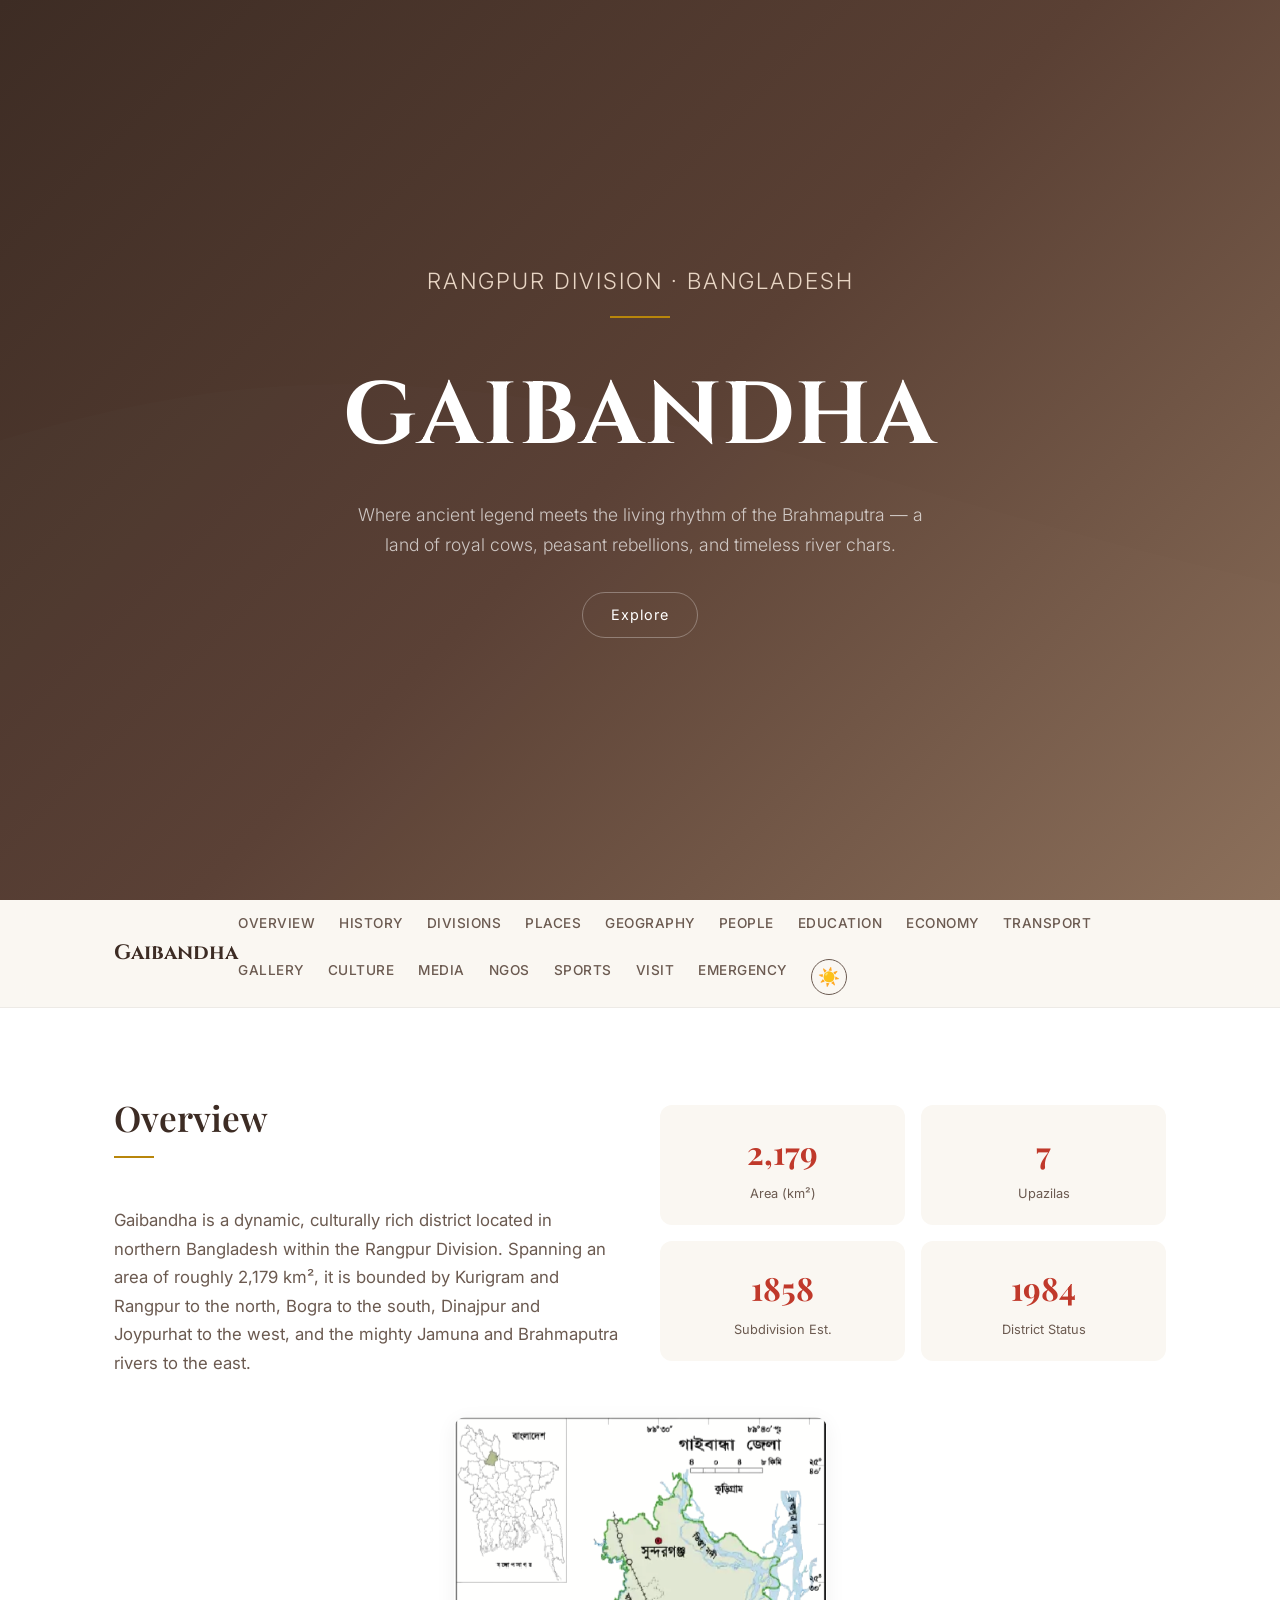
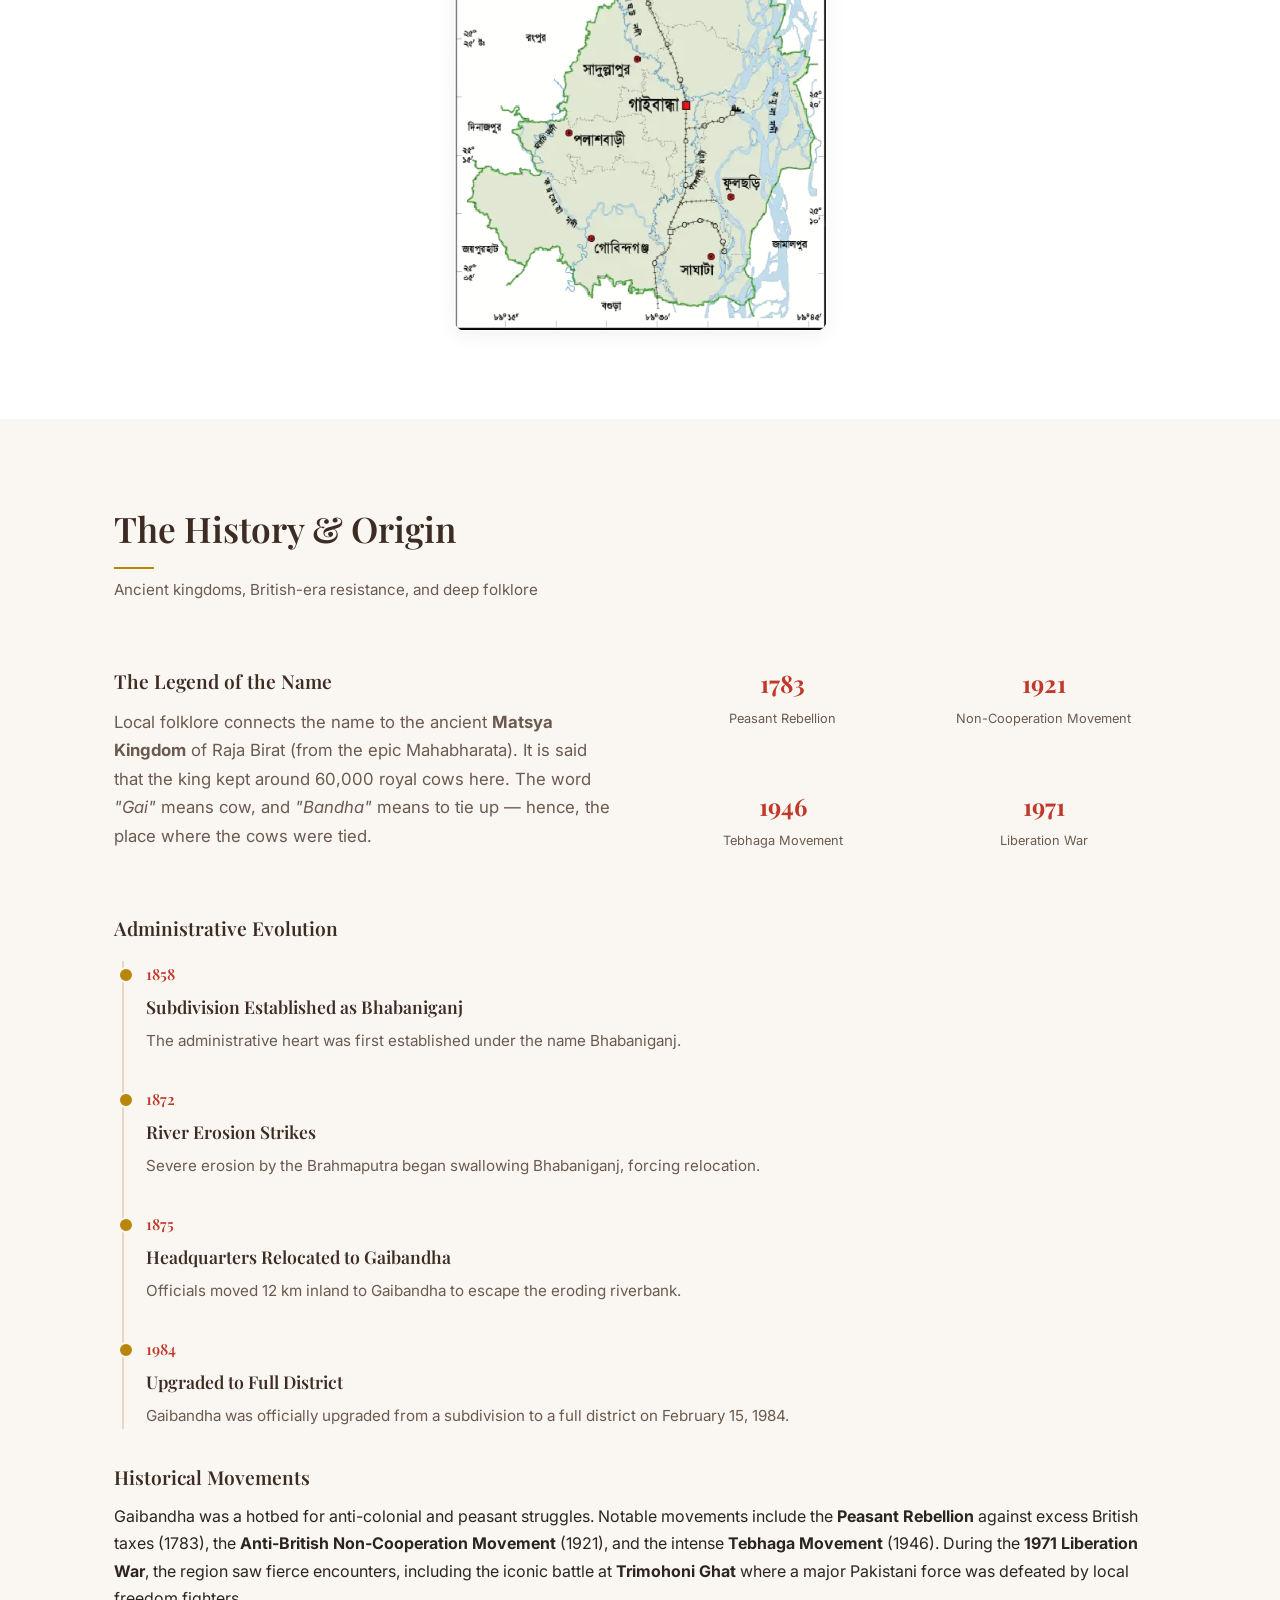
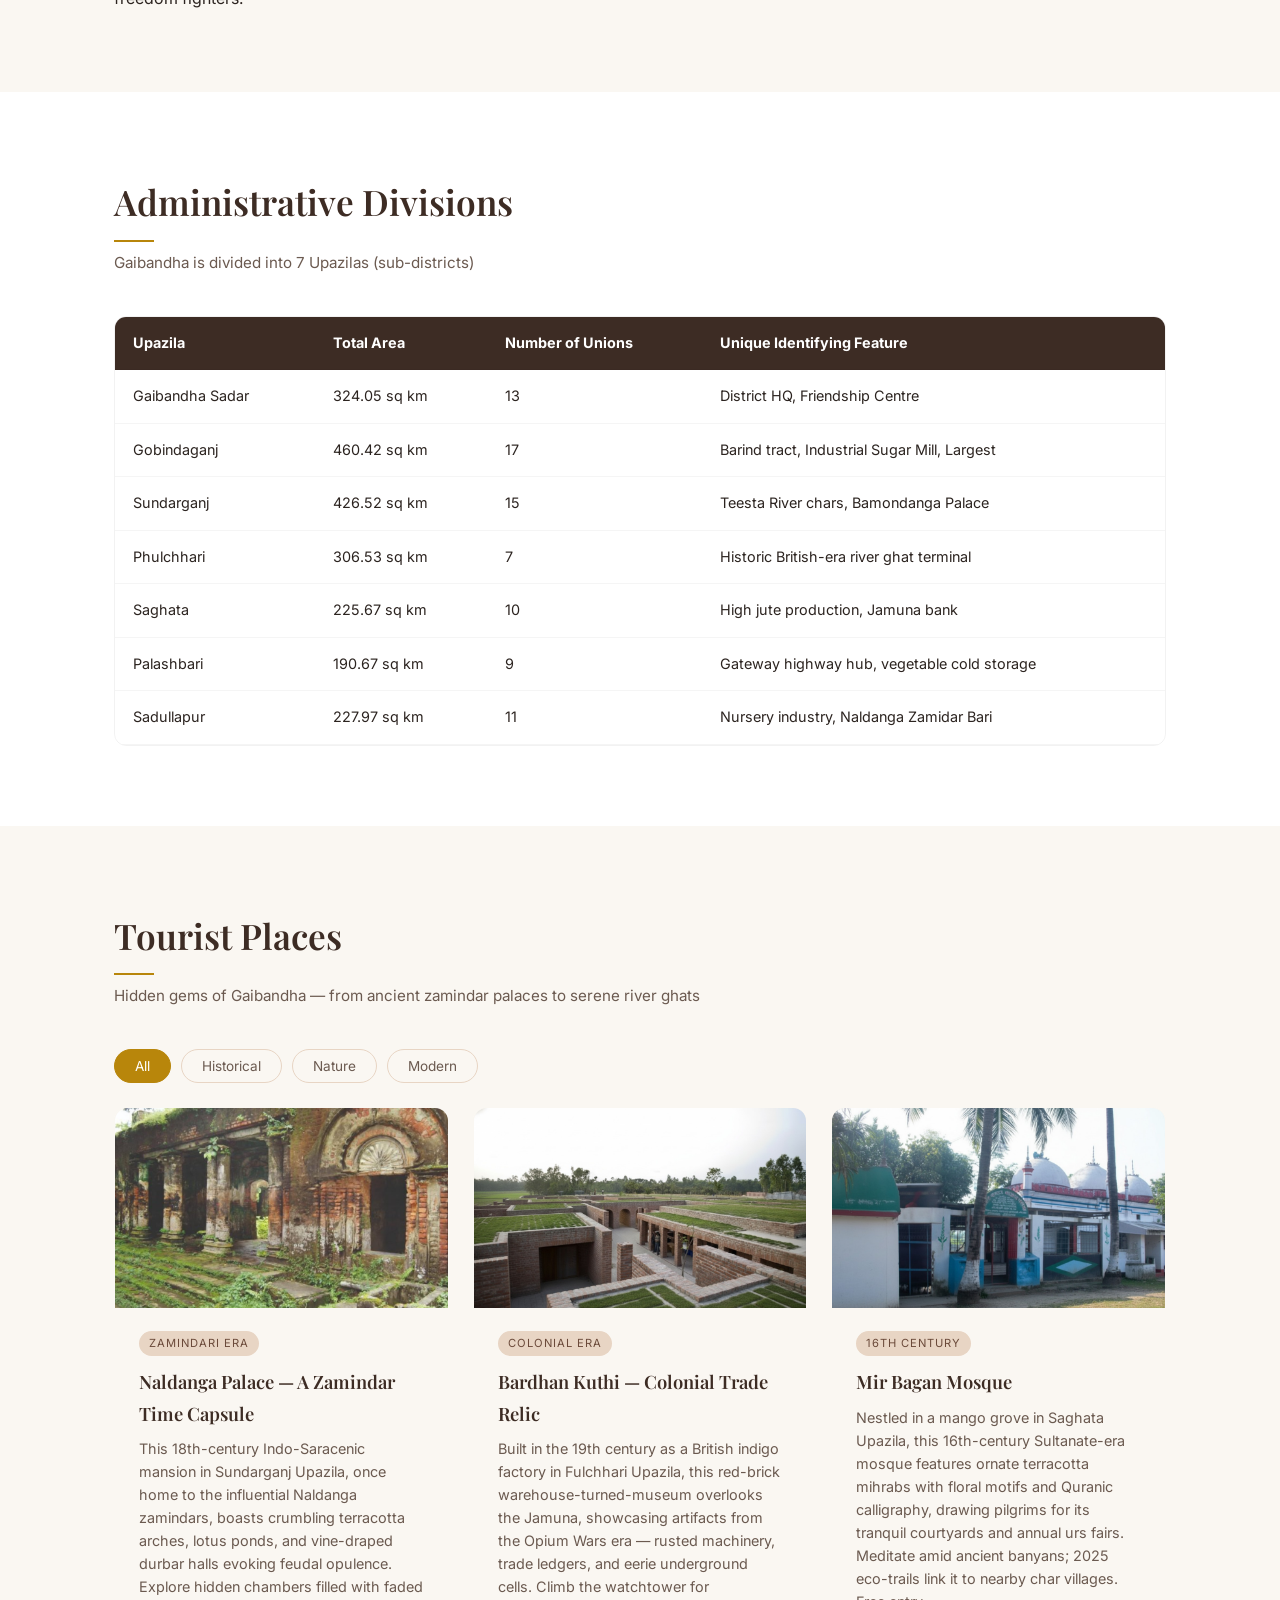
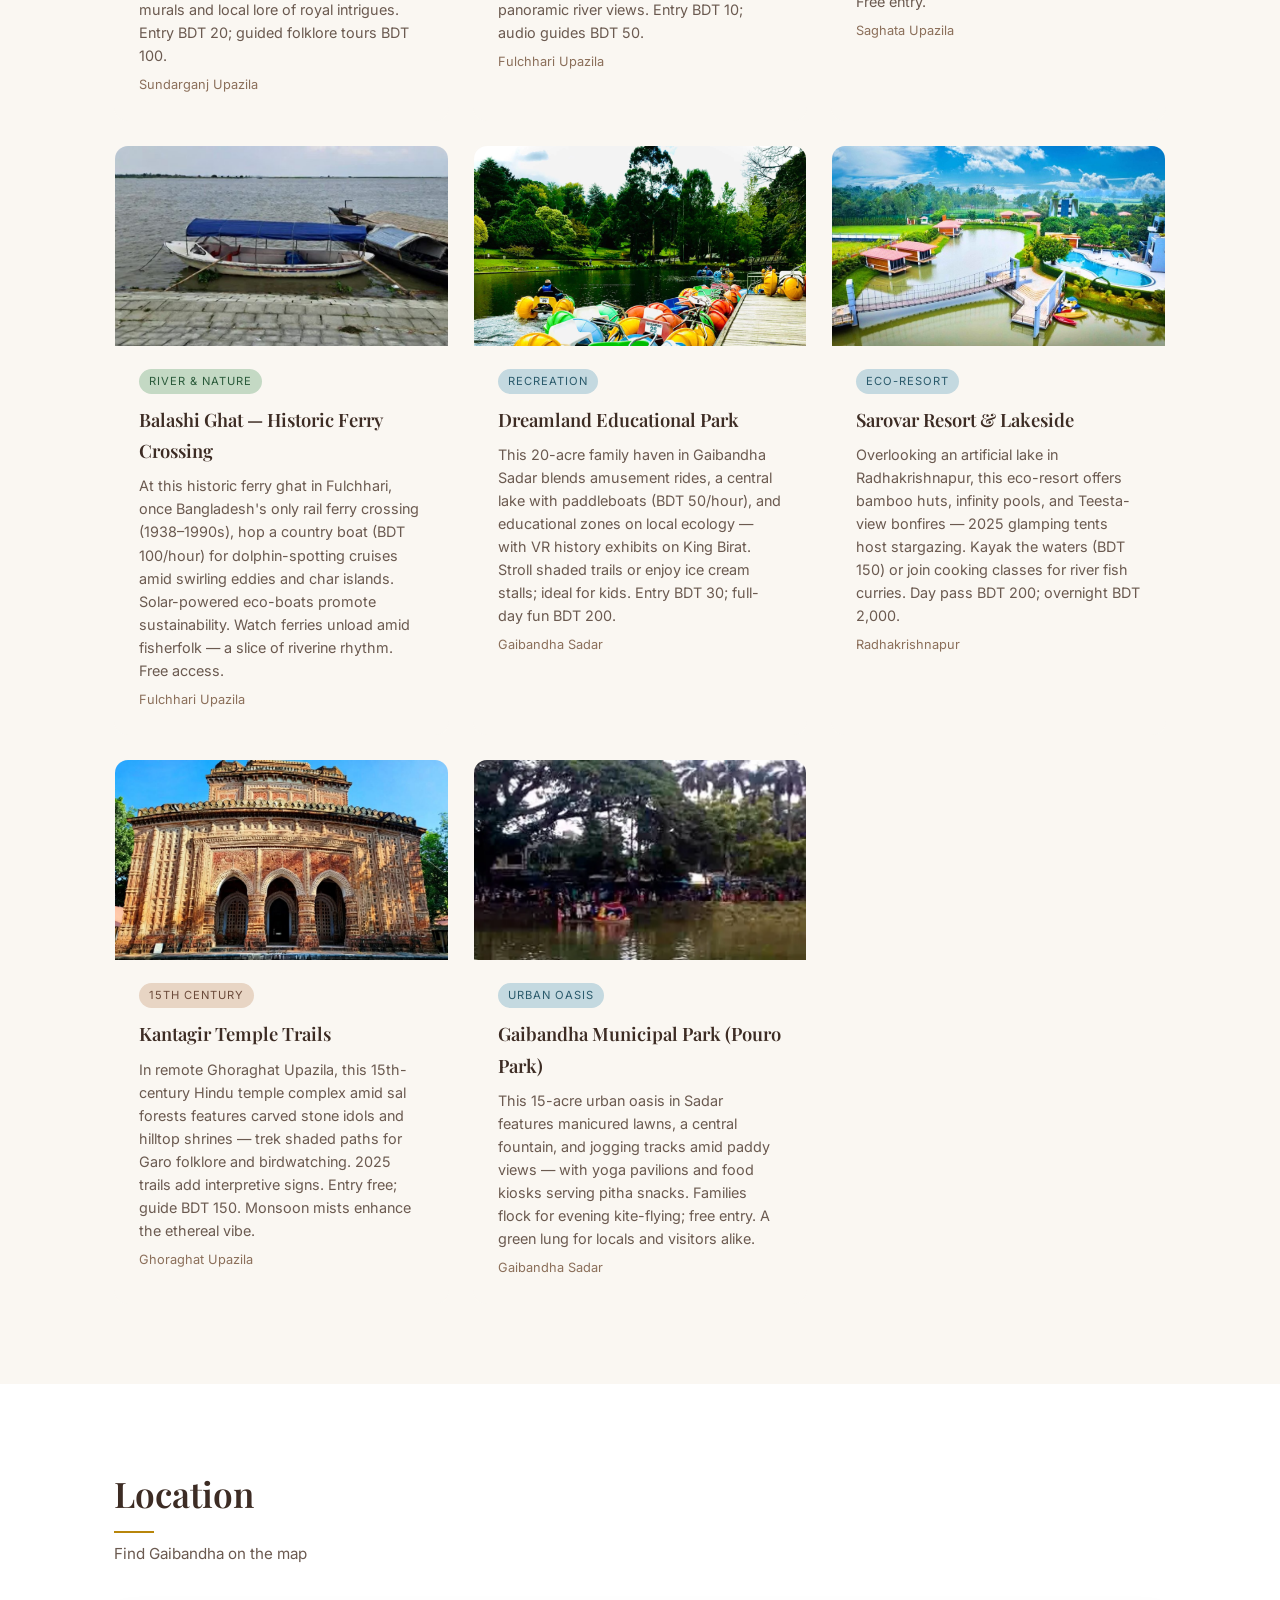
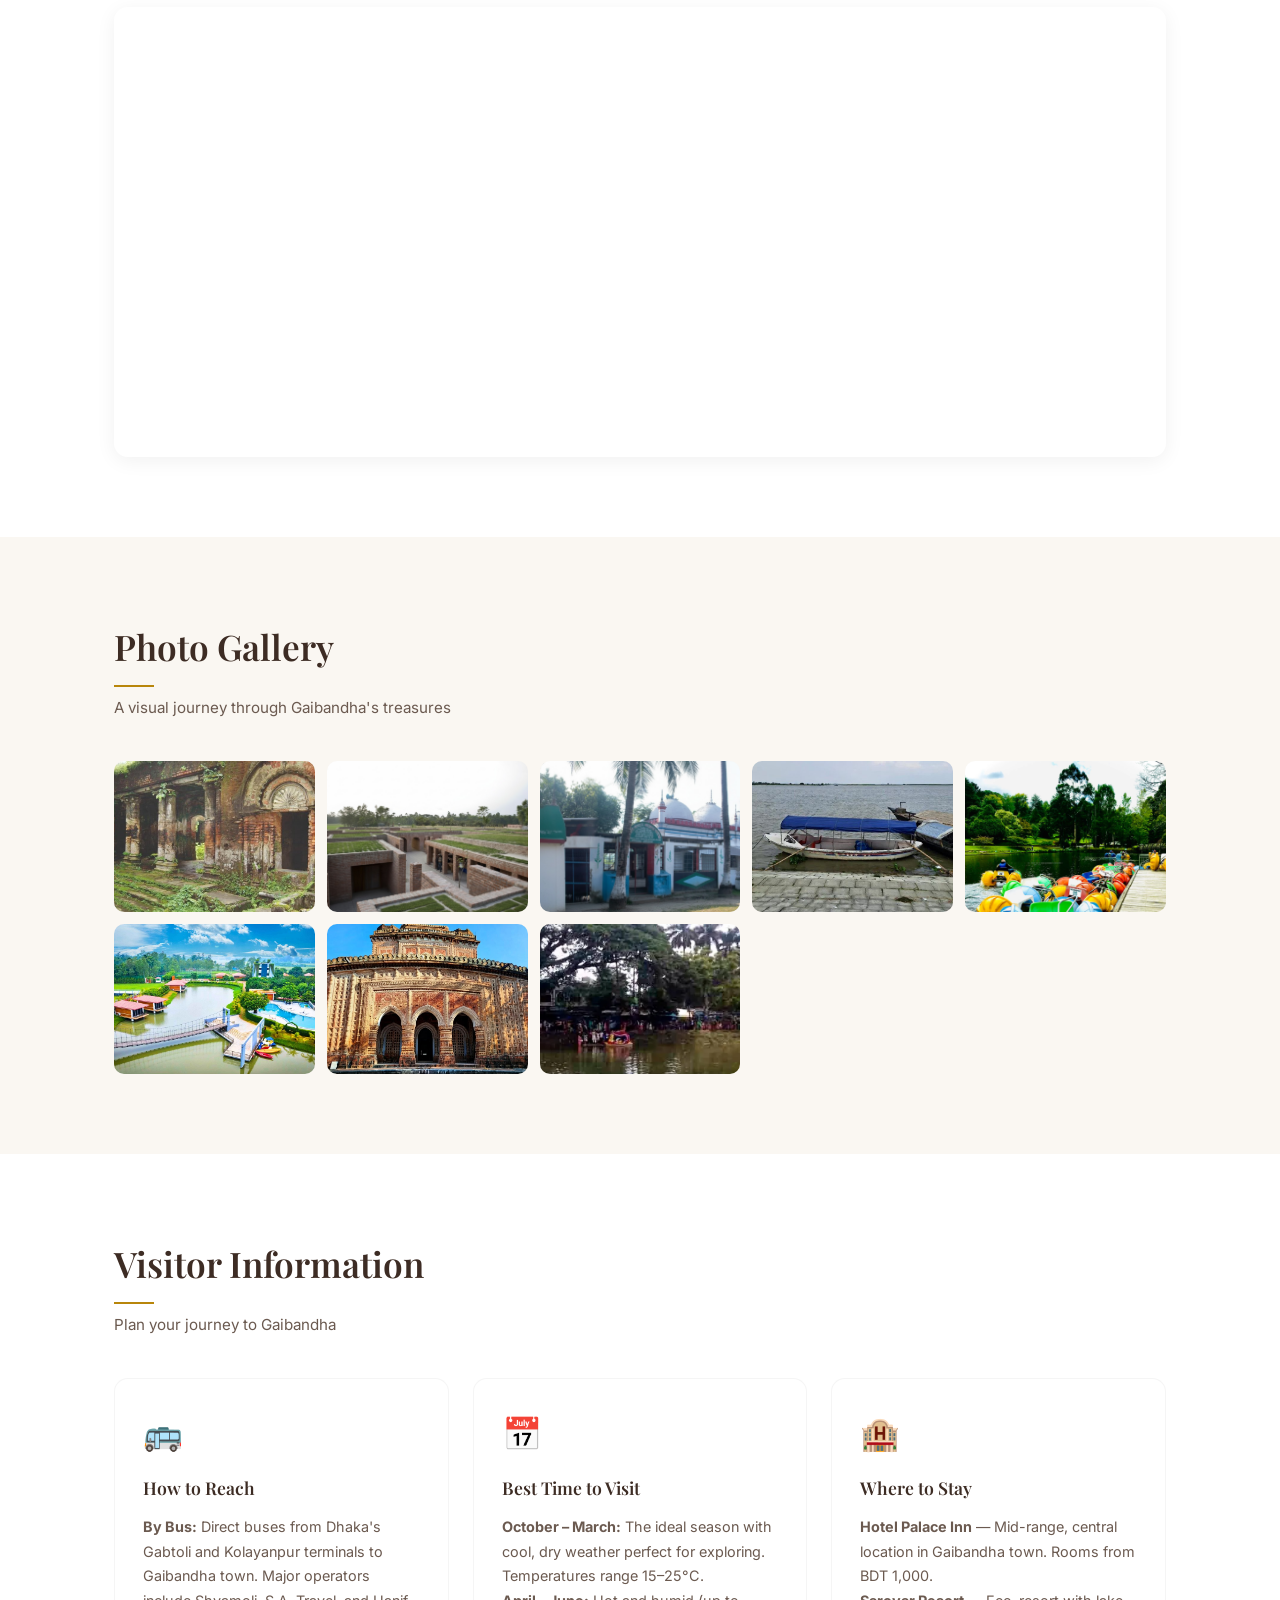
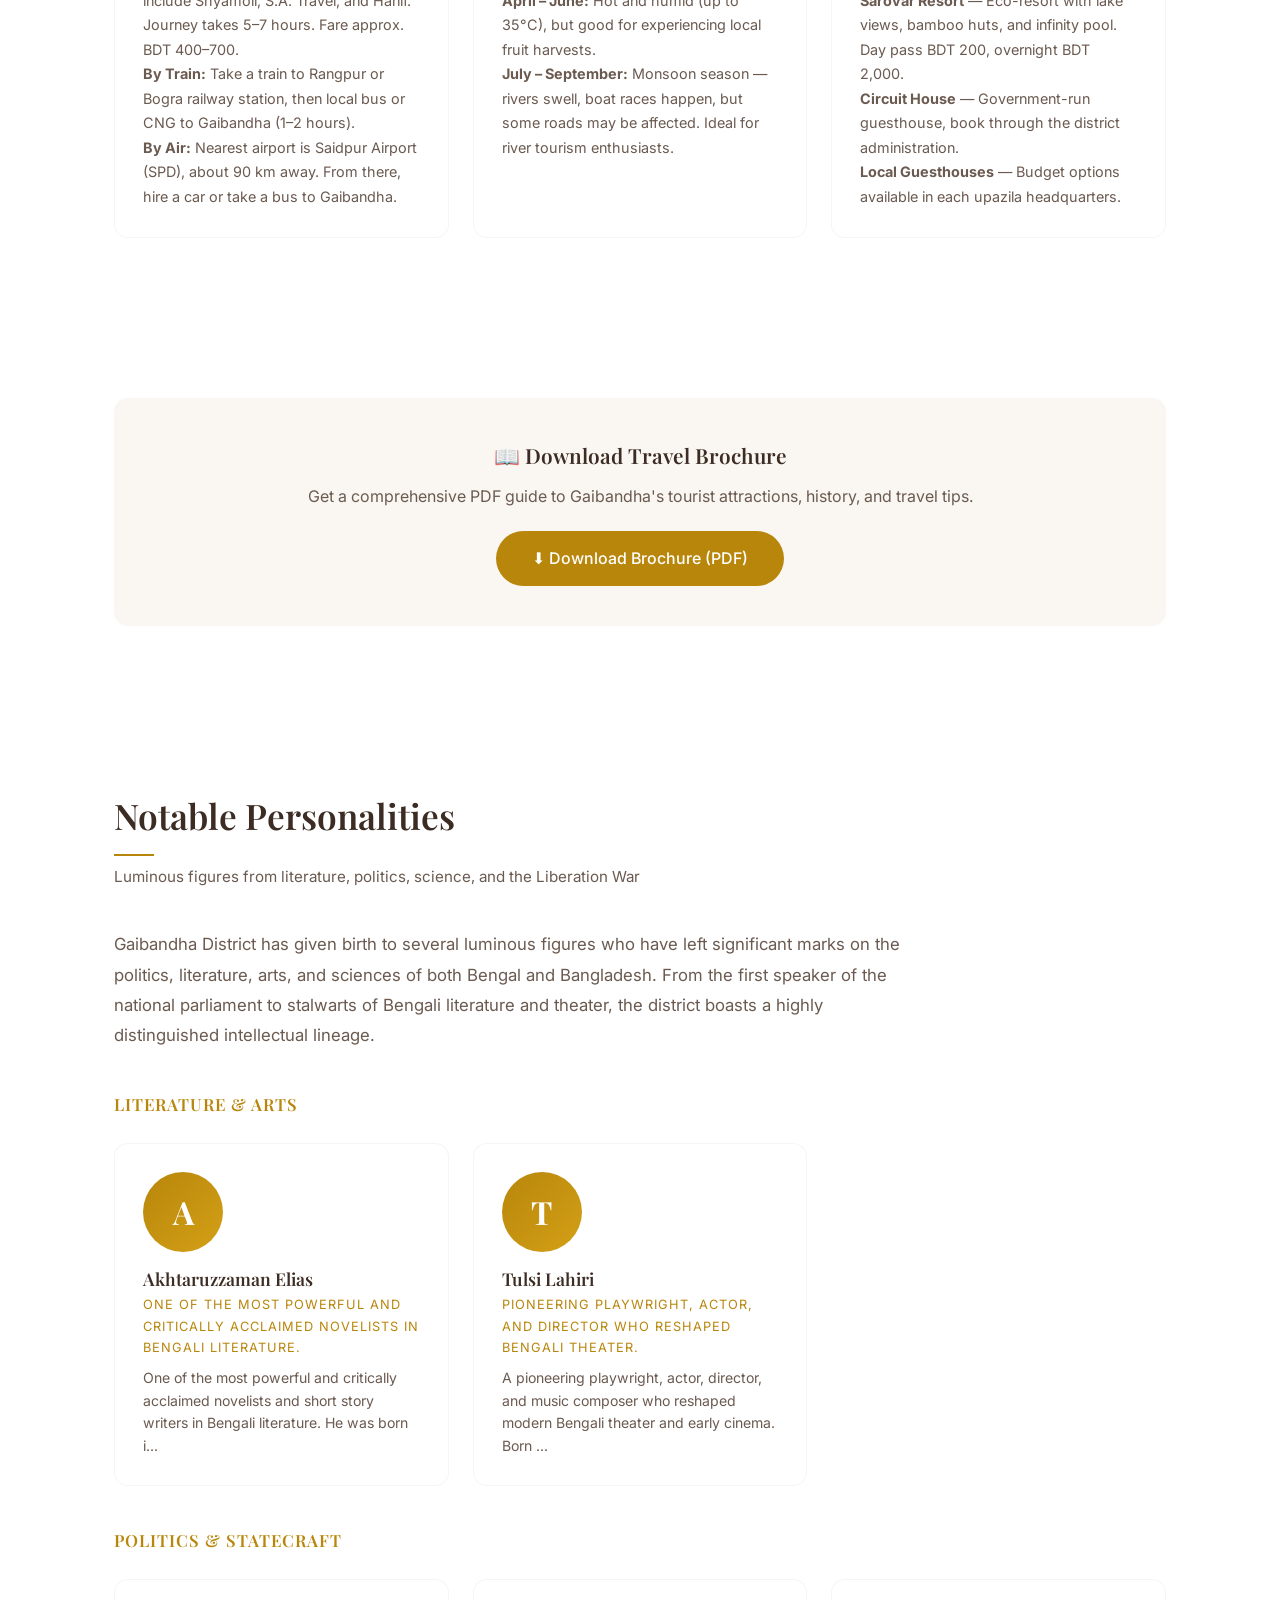
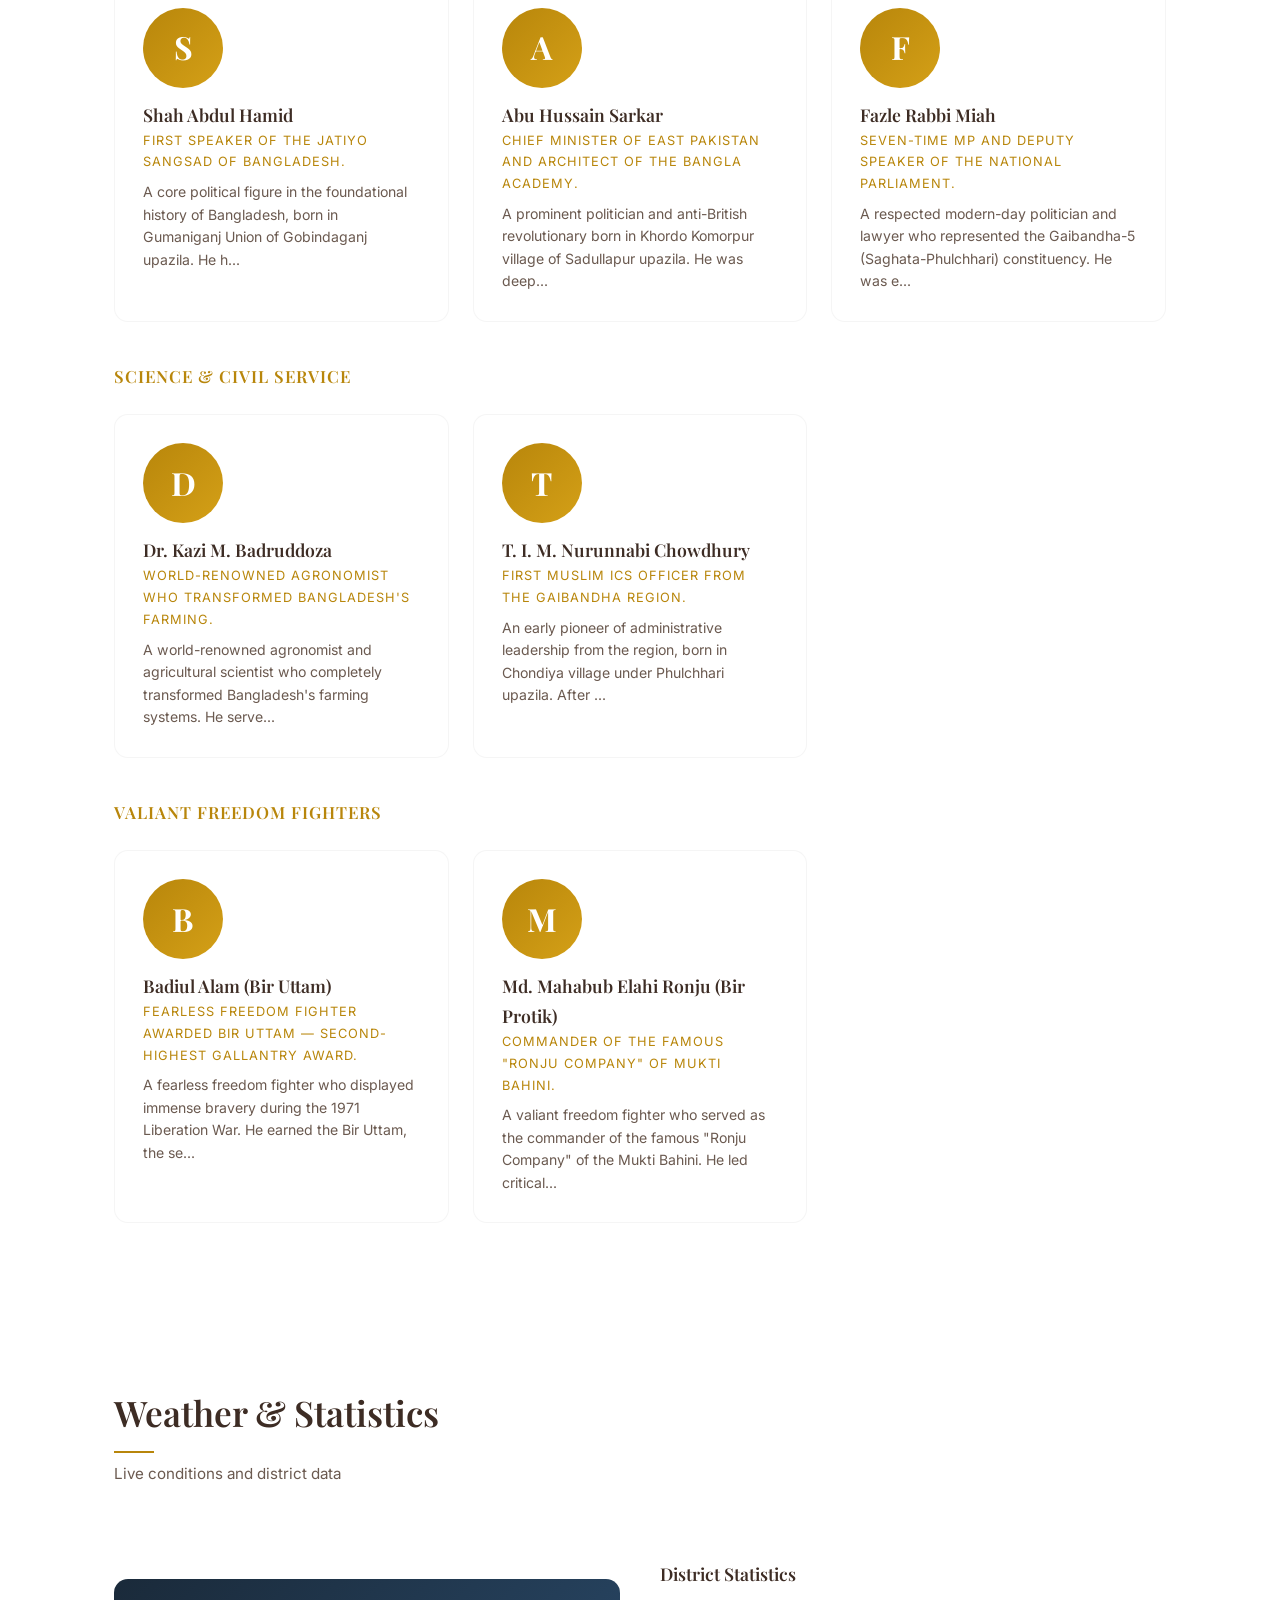
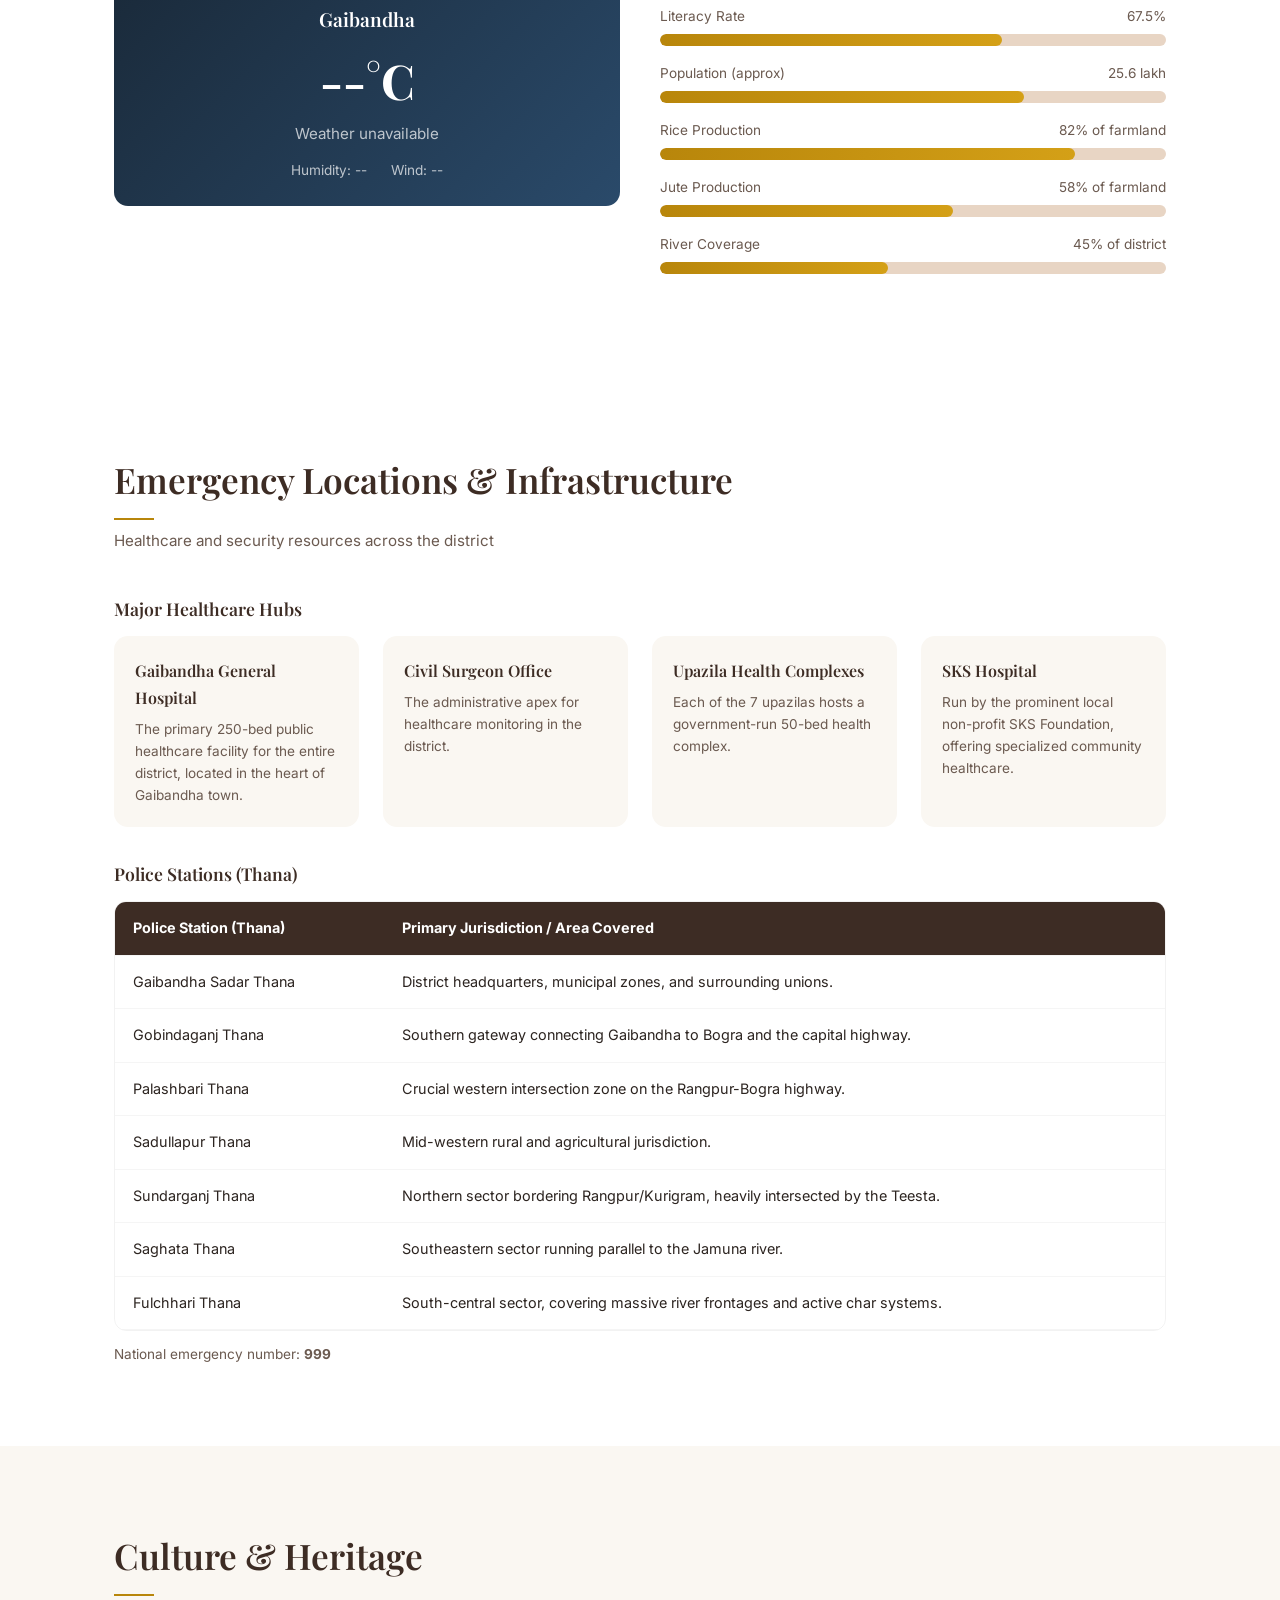
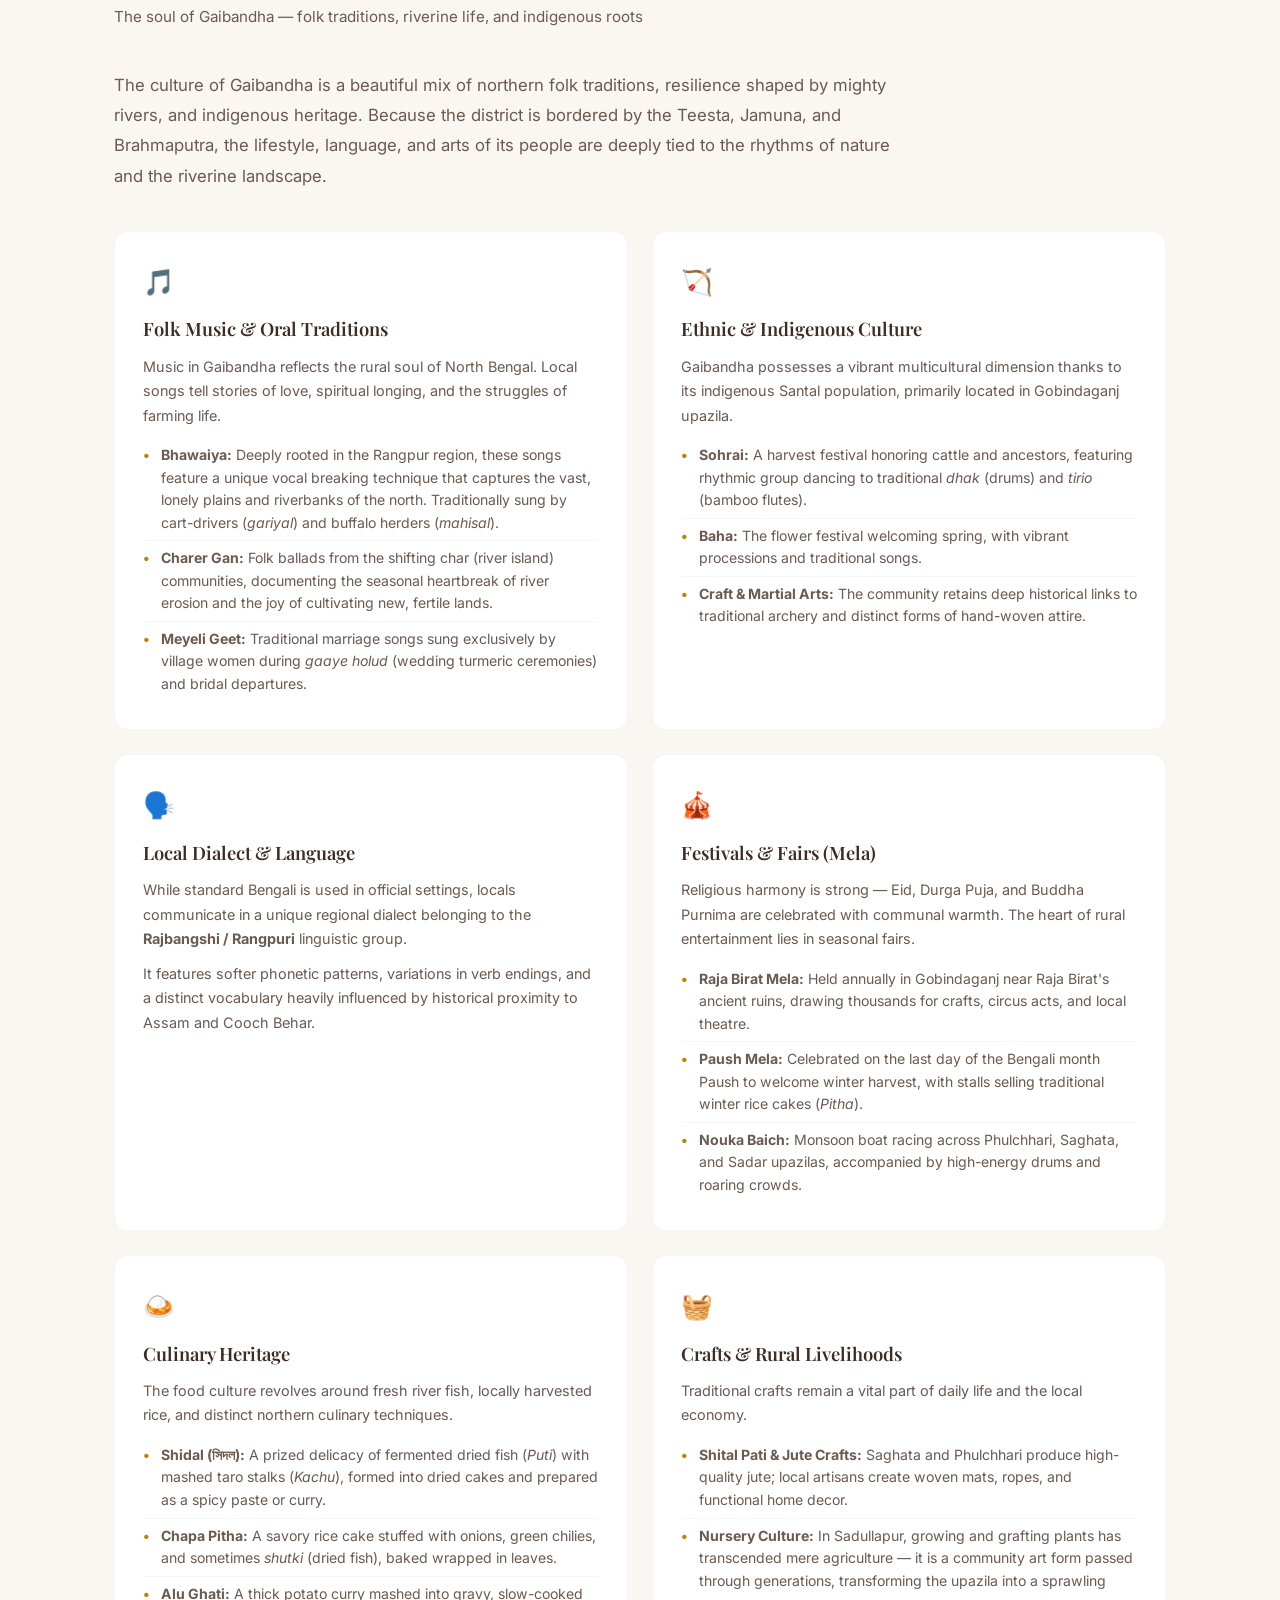
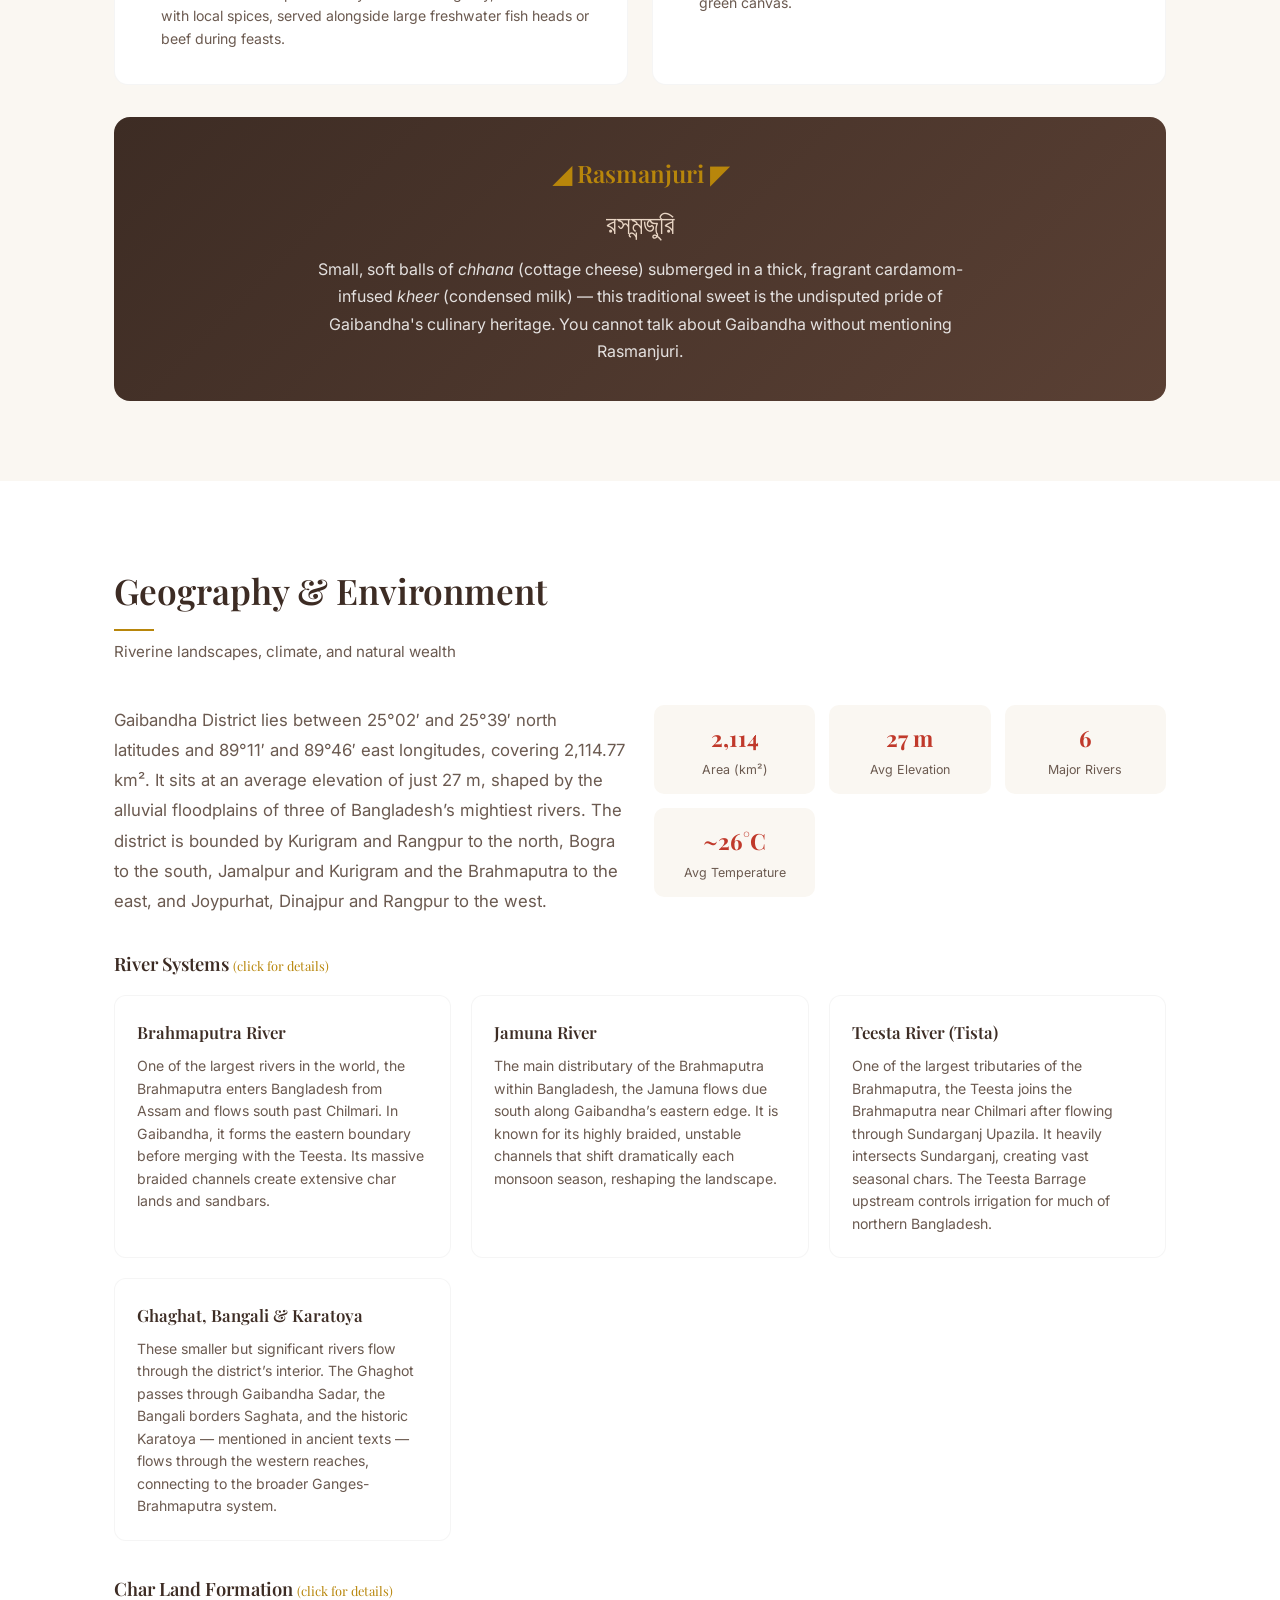
<file: index.html>
<!DOCTYPE html>
<html lang="en" data-theme="light">
<head>
  <meta charset="UTF-8" />
  <meta name="viewport" content="width=device-width, initial-scale=1.0" />
  <title>Gaibandha — Land of the Matsya Kingdom</title>
  <meta name="description" content="Explore Gaibandha — a culturally rich district in northern Bangladesh within the Rangpur Division. Discover the legend of the Matsya Kingdom, ancient zamindar palaces, river ghats, and vibrant folk traditions." />
  <meta name="keywords" content="Gaibandha, Bangladesh, Matsya Kingdom, tourist places, Naldanga Palace, Balashi Ghat, Bardhan Kuthi, Rangpur Division" />
  <meta property="og:title" content="Gaibandha — Land of the Matsya Kingdom" />
  <meta property="og:description" content="Where ancient legend meets the living rhythm of the Brahmaputra — a land of royal cows, peasant rebellions, and timeless river chars." />
  <meta property="og:image" content="map.png" />
  <meta property="og:url" content="https://gaibandha.gov.bd" />
  <meta property="og:type" content="website" />
  <meta property="og:locale" content="en_US" />
  <meta name="twitter:card" content="summary_large_image" />
  <meta name="twitter:title" content="Gaibandha — Land of the Matsya Kingdom" />
  <meta name="twitter:description" content="Where ancient legend meets the living rhythm of the Brahmaputra — a land of royal cows, peasant rebellions, and timeless river chars." />
  <meta name="twitter:image" content="map.png" />
  <link rel="stylesheet" href="style.css">
</head>
<body>

<div id="loader">
  <div class="loader-spinner"></div>
  <div class="loader-text">Loading Gaibandha...</div>
</div>

<!-- ═══ Hero ═══ -->
<header class="hero">
  <div class="hero-content">
    <p class="subtitle">Rangpur Division · Bangladesh</p>
    <div class="divider"></div>
    <h1>Gaibandha</h1>
    <p class="tagline">Where ancient legend meets the living rhythm of the Brahmaputra — a land of royal cows, peasant rebellions, and timeless river chars.</p>
    <a href="#overview" class="scroll-btn">Explore</a>
  </div>
</header>

<!-- ═══ Nav ═══ -->
<nav>
  <div class="container">
    <a href="#" class="logo">Gaibandha</a>
    <div class="links" id="navLinks">
      <a href="#overview">Overview</a>
      <a href="#history">History</a>
      <a href="#admin">Divisions</a>
      <a href="#tourist-places">Places</a>
      <a href="#geography">Geography</a>
      <a href="#demographics">People</a>
      <a href="#education">Education</a>
      <a href="#economy">Economy</a>
      <a href="#transport">Transport</a>
      <a href="#gallery">Gallery</a>
      <a href="#culture">Culture</a>
      <a href="#media">Media</a>
      <a href="#ngos">NGOs</a>
      <a href="#sports">Sports</a>
      <a href="#visitor-info">Visit</a>
      <a href="#emergency">Emergency</a>
      <button class="dark-toggle" id="darkToggle" aria-label="Toggle dark mode">☀️</button>
    </div>
  </div>
</nav>

<!-- ═══ Overview ═══ -->
<section id="overview">
  <div class="container">
    <div class="overview-grid">
      <div>
        <div class="section-header">
          <h2 class="section-title">Overview</h2>
        </div>
        <p>Gaibandha is a dynamic, culturally rich district located in northern Bangladesh within the Rangpur Division. Spanning an area of roughly 2,179 km&sup2;, it is bounded by Kurigram and Rangpur to the north, Bogra to the south, Dinajpur and Joypurhat to the west, and the mighty Jamuna and Brahmaputra rivers to the east.</p>
      </div>
      <div class="stat-cards">
        <div class="stat-card">
          <div class="num">2,179</div>
          <div class="label">Area (km&sup2;)</div>
        </div>
        <div class="stat-card">
          <div class="num">7</div>
          <div class="label">Upazilas</div>
        </div>
        <div class="stat-card">
          <div class="num">1858</div>
          <div class="label">Subdivision Est.</div>
        </div>
        <div class="stat-card">
          <div class="num">1984</div>
          <div class="label">District Status</div>
        </div>
      </div>
    </div>
    <div style="margin-top:40px;text-align:center;">
      <img src="map.png" alt="Map of Gaibandha" style="max-width:100%;height:auto;border-radius:12px;box-shadow:var(--shadow);">
    </div>
  </div>
</section>

<!-- ═══ History ═══ -->
<section id="history">
  <div class="container">
    <div class="section-header">
      <h2 class="section-title">The History &amp; Origin</h2>
      <p class="section-sub">Ancient kingdoms, British-era resistance, and deep folklore</p>
    </div>
    <div class="overview-grid">
      <div>
        <h3 style="font-size:1.2rem;margin-bottom:10px;">The Legend of the Name</h3>
        <p>Local folklore connects the name to the ancient <strong>Matsya Kingdom</strong> of Raja Birat (from the epic Mahabharata). It is said that the king kept around 60,000 royal cows here. The word <em>"Gai"</em> means cow, and <em>"Bandha"</em> means to tie up — hence, the place where the cows were tied.</p>
      </div>
      <div class="stat-cards">
        <div class="stat-card">
          <div class="num" style="font-size:1.5rem;">1783</div>
          <div class="label">Peasant Rebellion</div>
        </div>
        <div class="stat-card">
          <div class="num" style="font-size:1.5rem;">1921</div>
          <div class="label">Non-Cooperation Movement</div>
        </div>
        <div class="stat-card">
          <div class="num" style="font-size:1.5rem;">1946</div>
          <div class="label">Tebhaga Movement</div>
        </div>
        <div class="stat-card">
          <div class="num" style="font-size:1.5rem;">1971</div>
          <div class="label">Liberation War</div>
        </div>
      </div>
    </div>
    <div style="margin-top:40px;">
      <h3 style="font-size:1.2rem;margin-bottom:16px;">Administrative Evolution</h3>
      <div class="timeline">
        <div class="timeline-item">
          <span class="year">1858</span>
          <h4>Subdivision Established as Bhabaniganj</h4>
          <p>The administrative heart was first established under the name Bhabaniganj.</p>
        </div>
        <div class="timeline-item">
          <span class="year">1872</span>
          <h4>River Erosion Strikes</h4>
          <p>Severe erosion by the Brahmaputra began swallowing Bhabaniganj, forcing relocation.</p>
        </div>
        <div class="timeline-item">
          <span class="year">1875</span>
          <h4>Headquarters Relocated to Gaibandha</h4>
          <p>Officials moved 12 km inland to Gaibandha to escape the eroding riverbank.</p>
        </div>
        <div class="timeline-item">
          <span class="year">1984</span>
          <h4>Upgraded to Full District</h4>
          <p>Gaibandha was officially upgraded from a subdivision to a full district on February 15, 1984.</p>
        </div>
      </div>
    </div>
    <div style="margin-top:32px;">
      <h3 style="font-size:1.2rem;margin-bottom:10px;">Historical Movements</h3>
      <p>Gaibandha was a hotbed for anti-colonial and peasant struggles. Notable movements include the <strong>Peasant Rebellion</strong> against excess British taxes (1783), the <strong>Anti-British Non-Cooperation Movement</strong> (1921), and the intense <strong>Tebhaga Movement</strong> (1946). During the <strong>1971 Liberation War</strong>, the region saw fierce encounters, including the iconic battle at <strong>Trimohoni Ghat</strong> where a major Pakistani force was defeated by local freedom fighters.</p>
    </div>
  </div>
</section>

<!-- ═══ Admin Divisions ═══ -->
<section id="admin">
  <div class="container">
    <div class="section-header">
      <h2 class="section-title">Administrative Divisions</h2>
      <p class="section-sub">Gaibandha is divided into 7 Upazilas (sub-districts)</p>
    </div>
    <div class="table-wrap">
      <table class="upazila-table">
        <thead>
          <tr>
            <th>Upazila</th>
            <th>Total Area</th>
            <th>Number of Unions</th>
            <th>Unique Identifying Feature</th>
          </tr>
        </thead>
        <tbody>
          <tr class="upazila-row" data-upazila="Gaibandha Sadar"><td>Gaibandha Sadar</td><td>324.05 sq km</td><td>13</td><td>District HQ, Friendship Centre</td></tr>
          <tr class="upazila-row" data-upazila="Gobindaganj"><td>Gobindaganj</td><td>460.42 sq km</td><td>17</td><td>Barind tract, Industrial Sugar Mill, Largest</td></tr>
          <tr class="upazila-row" data-upazila="Sundarganj"><td>Sundarganj</td><td>426.52 sq km</td><td>15</td><td>Teesta River chars, Bamondanga Palace</td></tr>
          <tr class="upazila-row" data-upazila="Phulchhari"><td>Phulchhari</td><td>306.53 sq km</td><td>7</td><td>Historic British-era river ghat terminal</td></tr>
          <tr class="upazila-row" data-upazila="Saghata"><td>Saghata</td><td>225.67 sq km</td><td>10</td><td>High jute production, Jamuna bank</td></tr>
          <tr class="upazila-row" data-upazila="Palashbari"><td>Palashbari</td><td>190.67 sq km</td><td>9</td><td>Gateway highway hub, vegetable cold storage</td></tr>
          <tr class="upazila-row" data-upazila="Sadullapur"><td>Sadullapur</td><td>227.97 sq km</td><td>11</td><td>Nursery industry, Naldanga Zamidar Bari</td></tr>
        </tbody>
      </table>
    </div>
  </div>
</section>

<!-- ═══ Tourist Places ═══ -->
<section id="tourist-places">
  <div class="container">
    <div class="section-header">
      <h2 class="section-title">Tourist Places</h2>
      <p class="section-sub">Hidden gems of Gaibandha — from ancient zamindar palaces to serene river ghats</p>
    </div>

    <div class="filter-bar">
      <button class="filter-btn active" data-filter="all">All</button>
      <button class="filter-btn" data-filter="historical">Historical</button>
      <button class="filter-btn" data-filter="nature">Nature</button>
      <button class="filter-btn" data-filter="modern">Modern</button>
    </div>

    <div class="places-grid">
      <div class="place-card" data-place="naldanga-palace">
        <img class="card-img" src="A Zamindar Time Capsule.png" alt="Naldanga Palace ruins">
        <div class="card-body">
          <span class="badge badge-historical">Zamindari Era</span>
          <h3>Naldanga Palace — A Zamindar Time Capsule</h3>
          <p>This 18th-century Indo-Saracenic mansion in Sundarganj Upazila, once home to the influential Naldanga zamindars, boasts crumbling terracotta arches, lotus ponds, and vine-draped durbar halls evoking feudal opulence. Explore hidden chambers filled with faded murals and local lore of royal intrigues. Entry BDT 20; guided folklore tours BDT 100.</p>
          <p class="loc">Sundarganj Upazila</p>
        </div>
      </div>

      <div class="place-card" data-place="bardhan-kuthi">
        <img class="card-img" src="Bardhan Kuthi.png" alt="Bardhan Kuthi">
        <div class="card-body">
          <span class="badge badge-historical">Colonial Era</span>
          <h3>Bardhan Kuthi — Colonial Trade Relic</h3>
          <p>Built in the 19th century as a British indigo factory in Fulchhari Upazila, this red-brick warehouse-turned-museum overlooks the Jamuna, showcasing artifacts from the Opium Wars era — rusted machinery, trade ledgers, and eerie underground cells. Climb the watchtower for panoramic river views. Entry BDT 10; audio guides BDT 50.</p>
          <p class="loc">Fulchhari Upazila</p>
        </div>
      </div>

      <div class="place-card" data-place="mir-bagan-mosque">
        <img class="card-img" src="Mir Bagan Mosque.png" alt="Mir Bagan Mosque">
        <div class="card-body">
          <span class="badge badge-historical">16th Century</span>
          <h3>Mir Bagan Mosque</h3>
          <p>Nestled in a mango grove in Saghata Upazila, this 16th-century Sultanate-era mosque features ornate terracotta mihrabs with floral motifs and Quranic calligraphy, drawing pilgrims for its tranquil courtyards and annual urs fairs. Meditate amid ancient banyans; 2025 eco-trails link it to nearby char villages. Free entry.</p>
          <p class="loc">Saghata Upazila</p>
        </div>
      </div>

      <div class="place-card" data-place="balashi-ghat">
        <img class="card-img" src="Balashi Ghat.jpg" alt="Balashi Ghat">
        <div class="card-body">
          <span class="badge badge-nature">River &amp; Nature</span>
          <h3>Balashi Ghat — Historic Ferry Crossing</h3>
          <p>At this historic ferry ghat in Fulchhari, once Bangladesh's only rail ferry crossing (1938–1990s), hop a country boat (BDT 100/hour) for dolphin-spotting cruises amid swirling eddies and char islands. Solar-powered eco-boats promote sustainability. Watch ferries unload amid fisherfolk — a slice of riverine rhythm. Free access.</p>
          <p class="loc">Fulchhari Upazila</p>
        </div>
      </div>

      <div class="place-card" data-place="dreamland-park">
        <img class="card-img" src="Dreamland.png" alt="Dreamland Educational Park">
        <div class="card-body">
          <span class="badge badge-modern">Recreation</span>
          <h3>Dreamland Educational Park</h3>
          <p>This 20-acre family haven in Gaibandha Sadar blends amusement rides, a central lake with paddleboats (BDT 50/hour), and educational zones on local ecology — with VR history exhibits on King Birat. Stroll shaded trails or enjoy ice cream stalls; ideal for kids. Entry BDT 30; full-day fun BDT 200.</p>
          <p class="loc">Gaibandha Sadar</p>
        </div>
      </div>

      <div class="place-card" data-place="sarovar-resort">
        <img class="card-img" src="Resort.png" alt="Sarovar Resort">
        <div class="card-body">
          <span class="badge badge-modern">Eco-Resort</span>
          <h3>Sarovar Resort &amp; Lakeside</h3>
          <p>Overlooking an artificial lake in Radhakrishnapur, this eco-resort offers bamboo huts, infinity pools, and Teesta-view bonfires — 2025 glamping tents host stargazing. Kayak the waters (BDT 150) or join cooking classes for river fish curries. Day pass BDT 200; overnight BDT 2,000.</p>
          <p class="loc">Radhakrishnapur</p>
        </div>
      </div>

      <div class="place-card" data-place="kantagir-temple">
        <img class="card-img" src="Kantagir.png" alt="Kantagir Temple">
        <div class="card-body">
          <span class="badge badge-historical">15th Century</span>
          <h3>Kantagir Temple Trails</h3>
          <p>In remote Ghoraghat Upazila, this 15th-century Hindu temple complex amid sal forests features carved stone idols and hilltop shrines — trek shaded paths for Garo folklore and birdwatching. 2025 trails add interpretive signs. Entry free; guide BDT 150. Monsoon mists enhance the ethereal vibe.</p>
          <p class="loc">Ghoraghat Upazila</p>
        </div>
      </div>

      <div class="place-card" data-place="municipal-park">
        <img class="card-img" src="Park.png" alt="Gaibandha Municipal Park">
        <div class="card-body">
          <span class="badge badge-modern">Urban Oasis</span>
          <h3>Gaibandha Municipal Park (Pouro Park)</h3>
          <p>This 15-acre urban oasis in Sadar features manicured lawns, a central fountain, and jogging tracks amid paddy views — with yoga pavilions and food kiosks serving pitha snacks. Families flock for evening kite-flying; free entry. A green lung for locals and visitors alike.</p>
          <p class="loc">Gaibandha Sadar</p>
        </div>
      </div>
    </div>
  </div>
</section>

<!-- ═══ Map ═══ -->
<section id="map" style="background:var(--white);">
  <div class="container">
    <div class="section-header">
      <h2 class="section-title">Location</h2>
      <p class="section-sub">Find Gaibandha on the map</p>
    </div>
    <div style="border-radius:14px;overflow:hidden;box-shadow:var(--shadow);">
      <iframe src="https://www.google.com/maps/embed?pb=!1m18!1m12!1m3!1d380416.10040121176!2d89.13979143061954!3d25.343155718603946!2m3!1f0!2f0!3f0!3m2!1i1024!2i768!4f13.1!3m3!1m2!1s0x39fd21ead5d6cdab%3A0xeb323b445279fb0e!2sGaibandha%20District!5e1!3m2!1sen!2sbd!4v1779608721090!5m2!1sen!2sbd" width="100%" height="450" style="border:0;display:block;" allowfullscreen="" loading="lazy" referrerpolicy="no-referrer-when-downgrade"></iframe>
    </div>
  </div>
</section>

<!-- ═══ Gallery ═══ -->
<section id="gallery">
  <div class="container">
    <div class="section-header">
      <h2 class="section-title">Photo Gallery</h2>
      <p class="section-sub">A visual journey through Gaibandha's treasures</p>
    </div>
    <div class="gallery-grid">
      <div class="gallery-item" data-gallery-place="naldanga-palace"><img src="A Zamindar Time Capsule.png" alt="Naldanga Palace"><div class="gallery-overlay">Naldanga Palace</div></div>
      <div class="gallery-item" data-gallery-place="bardhan-kuthi"><img src="Bardhan Kuthi.png" alt="Bardhan Kuthi"><div class="gallery-overlay">Bardhan Kuthi</div></div>
      <div class="gallery-item" data-gallery-place="mir-bagan-mosque"><img src="Mir Bagan Mosque.png" alt="Mir Bagan Mosque"><div class="gallery-overlay">Mir Bagan Mosque</div></div>
      <div class="gallery-item" data-gallery-place="balashi-ghat"><img src="Balashi Ghat.jpg" alt="Balashi Ghat"><div class="gallery-overlay">Balashi Ghat</div></div>
      <div class="gallery-item" data-gallery-place="dreamland-park"><img src="Dreamland.png" alt="Dreamland Park"><div class="gallery-overlay">Dreamland Park</div></div>
      <div class="gallery-item" data-gallery-place="sarovar-resort"><img src="Resort.png" alt="Sarovar Resort"><div class="gallery-overlay">Sarovar Resort</div></div>
      <div class="gallery-item" data-gallery-place="kantagir-temple"><img src="Kantagir.png" alt="Kantagir Temple"><div class="gallery-overlay">Kantagir Temple</div></div>
      <div class="gallery-item" data-gallery-place="municipal-park"><img src="Park.png" alt="Municipal Park"><div class="gallery-overlay">Municipal Park</div></div>
    </div>
  </div>
</section>

<!-- ═══ Visitor Info ═══ -->
<section id="visitor-info" style="background:var(--white);">
  <div class="container">
    <div class="section-header">
      <h2 class="section-title">Visitor Information</h2>
      <p class="section-sub">Plan your journey to Gaibandha</p>
    </div>
    <div class="info-grid">
      <div class="info-card">
        <div class="info-icon">🚌</div>
        <h3>How to Reach</h3>
        <p><strong>By Bus:</strong> Direct buses from Dhaka's Gabtoli and Kolayanpur terminals to Gaibandha town. Major operators include Shyamoli, S.A. Travel, and Hanif. Journey takes 5–7 hours. Fare approx. BDT 400–700.</p>
        <p><strong>By Train:</strong> Take a train to Rangpur or Bogra railway station, then local bus or CNG to Gaibandha (1–2 hours).</p>
        <p><strong>By Air:</strong> Nearest airport is Saidpur Airport (SPD), about 90 km away. From there, hire a car or take a bus to Gaibandha.</p>
      </div>
      <div class="info-card">
        <div class="info-icon">📅</div>
        <h3>Best Time to Visit</h3>
        <p><strong>October – March:</strong> The ideal season with cool, dry weather perfect for exploring. Temperatures range 15–25°C.</p>
        <p><strong>April – June:</strong> Hot and humid (up to 35°C), but good for experiencing local fruit harvests.</p>
        <p><strong>July – September:</strong> Monsoon season — rivers swell, boat races happen, but some roads may be affected. Ideal for river tourism enthusiasts.</p>
      </div>
      <div class="info-card">
        <div class="info-icon">🏨</div>
        <h3>Where to Stay</h3>
        <p><strong>Hotel Palace Inn</strong> — Mid-range, central location in Gaibandha town. Rooms from BDT 1,000.</p>
        <p><strong>Sarovar Resort</strong> — Eco-resort with lake views, bamboo huts, and infinity pool. Day pass BDT 200, overnight BDT 2,000.</p>
        <p><strong>Circuit House</strong> — Government-run guesthouse, book through the district administration.</p>
        <p><strong>Local Guesthouses</strong> — Budget options available in each upazila headquarters.</p>
      </div>
    </div>
  </div>
</section>

<!-- ═══ Download Brochure ═══ -->
<section id="brochure" style="background:var(--white);">
  <div class="container">
    <div class="brochure-cta">
      <h3>📖 Download Travel Brochure</h3>
      <p>Get a comprehensive PDF guide to Gaibandha's tourist attractions, history, and travel tips.</p>
      <a href="Tourist places of gaibandha.pdf" class="brochure-btn" download>⬇ Download Brochure (PDF)</a>
    </div>
  </div>
</section>

<!-- ═══ Personalities ═══ -->
<section id="personalities">
  <div class="container">
    <div class="section-header">
      <h2 class="section-title">Notable Personalities</h2>
      <p class="section-sub">Luminous figures from literature, politics, science, and the Liberation War</p>
    </div>
    <p class="culture-intro">Gaibandha District has given birth to several luminous figures who have left significant marks on the politics, literature, arts, and sciences of both Bengal and Bangladesh. From the first speaker of the national parliament to stalwarts of Bengali literature and theater, the district boasts a highly distinguished intellectual lineage.</p>
    <div class="person-grid" id="personGrid"></div>
  </div>
</section>

<!-- ═══ Weather & Stats ═══ -->
<section id="weather-stats" style="background:var(--white);">
  <div class="container">
    <div class="section-header">
      <h2 class="section-title">Weather &amp; Statistics</h2>
      <p class="section-sub">Live conditions and district data</p>
    </div>
    <div class="overview-grid">
      <div>
        <div class="weather-widget">
          <h3>Gaibandha</h3>
          <div class="weather-temp" id="weatherTemp">--°C</div>
          <div class="weather-desc" id="weatherDesc">Loading...</div>
          <div class="weather-details">
            <span>Humidity: <span id="weatherHumidity">--</span></span>
            <span>Wind: <span id="weatherWind">--</span></span>
          </div>
        </div>
      </div>
      <div>
        <div class="chart-section">
          <h3 style="font-size:1.1rem;margin-bottom:16px;">District Statistics</h3>
          <div class="chart-bar-group">
            <div class="chart-bar-label"><span>Literacy Rate</span><span>67.5%</span></div>
            <div class="chart-bar-track"><div class="chart-bar-fill" style="width:67.5%"></div></div>
          </div>
          <div class="chart-bar-group">
            <div class="chart-bar-label"><span>Population (approx)</span><span>25.6 lakh</span></div>
            <div class="chart-bar-track"><div class="chart-bar-fill" style="width:72%"></div></div>
          </div>
          <div class="chart-bar-group">
            <div class="chart-bar-label"><span>Rice Production</span><span>82% of farmland</span></div>
            <div class="chart-bar-track"><div class="chart-bar-fill" style="width:82%"></div></div>
          </div>
          <div class="chart-bar-group">
            <div class="chart-bar-label"><span>Jute Production</span><span>58% of farmland</span></div>
            <div class="chart-bar-track"><div class="chart-bar-fill" style="width:58%"></div></div>
          </div>
          <div class="chart-bar-group">
            <div class="chart-bar-label"><span>River Coverage</span><span>45% of district</span></div>
            <div class="chart-bar-track"><div class="chart-bar-fill" style="width:45%"></div></div>
          </div>
        </div>
      </div>
    </div>
  </div>
</section>

<!-- ═══ Emergency ═══ -->
<section id="emergency">
  <div class="container">
    <div class="section-header">
      <h2 class="section-title">Emergency Locations &amp; Infrastructure</h2>
      <p class="section-sub">Healthcare and security resources across the district</p>
    </div>

    <div style="margin-bottom:32px;">
      <h3 style="font-size:1.1rem;margin-bottom:12px;">Major Healthcare Hubs</h3>
      <div class="places-grid" style="grid-template-columns:repeat(auto-fill,minmax(240px,1fr));">
        <div class="place-card" style="padding:20px;" data-map="Gaibandha General Hospital, Gaibandha">
          <h3 style="font-size:1rem;">Gaibandha General Hospital</h3>
          <p style="font-size:0.85rem;">The primary 250-bed public healthcare facility for the entire district, located in the heart of Gaibandha town.</p>
        </div>
        <div class="place-card" style="padding:20px;" data-map="Civil Surgeon Office, Gaibandha">
          <h3 style="font-size:1rem;">Civil Surgeon Office</h3>
          <p style="font-size:0.85rem;">The administrative apex for healthcare monitoring in the district.</p>
        </div>
        <div class="place-card" style="padding:20px;" data-map="Upazila Health Complex, Gaibandha">
          <h3 style="font-size:1rem;">Upazila Health Complexes</h3>
          <p style="font-size:0.85rem;">Each of the 7 upazilas hosts a government-run 50-bed health complex.</p>
        </div>
        <div class="place-card" style="padding:20px;" data-map="SKS Hospital, Gaibandha">
          <h3 style="font-size:1rem;">SKS Hospital</h3>
          <p style="font-size:0.85rem;">Run by the prominent local non-profit SKS Foundation, offering specialized community healthcare.</p>
        </div>
      </div>
    </div>

    <div>
      <h3 style="font-size:1.1rem;margin-bottom:12px;">Police Stations (Thana)</h3>
      <div class="table-wrap">
        <table>
          <thead>
            <tr>
              <th>Police Station (Thana)</th>
              <th>Primary Jurisdiction / Area Covered</th>
            </tr>
          </thead>
          <tbody>
            <tr data-map="Gaibandha Sadar Police Station"><td>Gaibandha Sadar Thana</td><td>District headquarters, municipal zones, and surrounding unions.</td></tr>
            <tr data-map="Gobindaganj Police Station"><td>Gobindaganj Thana</td><td>Southern gateway connecting Gaibandha to Bogra and the capital highway.</td></tr>
            <tr data-map="Palashbari Police Station"><td>Palashbari Thana</td><td>Crucial western intersection zone on the Rangpur-Bogra highway.</td></tr>
            <tr data-map="Sadullapur Police Station"><td>Sadullapur Thana</td><td>Mid-western rural and agricultural jurisdiction.</td></tr>
            <tr data-map="Sundarganj Police Station"><td>Sundarganj Thana</td><td>Northern sector bordering Rangpur/Kurigram, heavily intersected by the Teesta.</td></tr>
            <tr data-map="Saghata Police Station"><td>Saghata Thana</td><td>Southeastern sector running parallel to the Jamuna river.</td></tr>
            <tr data-map="Fulchhari Police Station"><td>Fulchhari Thana</td><td>South-central sector, covering massive river frontages and active char systems.</td></tr>
          </tbody>
        </table>
      </div>
      <p style="margin-top:12px;font-size:0.85rem;color:var(--text-light);">National emergency number: <strong>999</strong></p>
    </div>
  </div>
</section>

<!-- ═══ Culture ═══ -->
<section id="culture">
  <div class="container">
    <div class="section-header">
      <h2 class="section-title">Culture &amp; Heritage</h2>
      <p class="section-sub">The soul of Gaibandha — folk traditions, riverine life, and indigenous roots</p>
    </div>

    <p class="culture-intro">The culture of Gaibandha is a beautiful mix of northern folk traditions, resilience shaped by mighty rivers, and indigenous heritage. Because the district is bordered by the Teesta, Jamuna, and Brahmaputra, the lifestyle, language, and arts of its people are deeply tied to the rhythms of nature and the riverine landscape.</p>

    <div class="culture-grid">

      <div class="culture-item" data-culture="folk-music">
        <div class="item-icon">🎵</div>
        <h3>Folk Music &amp; Oral Traditions</h3>
        <p>Music in Gaibandha reflects the rural soul of North Bengal. Local songs tell stories of love, spiritual longing, and the struggles of farming life.</p>
        <ul class="sub-list">
          <li><strong>Bhawaiya:</strong> Deeply rooted in the Rangpur region, these songs feature a unique vocal breaking technique that captures the vast, lonely plains and riverbanks of the north. Traditionally sung by cart-drivers (<em>gariyal</em>) and buffalo herders (<em>mahisal</em>).</li>
          <li><strong>Charer Gan:</strong> Folk ballads from the shifting char (river island) communities, documenting the seasonal heartbreak of river erosion and the joy of cultivating new, fertile lands.</li>
          <li><strong>Meyeli Geet:</strong> Traditional marriage songs sung exclusively by village women during <em>gaaye holud</em> (wedding turmeric ceremonies) and bridal departures.</li>
        </ul>
      </div>

      <div class="culture-item" data-culture="indigenous-culture">
        <div class="item-icon">🏹</div>
        <h3>Ethnic &amp; Indigenous Culture</h3>
        <p>Gaibandha possesses a vibrant multicultural dimension thanks to its indigenous Santal population, primarily located in Gobindaganj upazila.</p>
        <ul class="sub-list">
          <li><strong>Sohrai:</strong> A harvest festival honoring cattle and ancestors, featuring rhythmic group dancing to traditional <em>dhak</em> (drums) and <em>tirio</em> (bamboo flutes).</li>
          <li><strong>Baha:</strong> The flower festival welcoming spring, with vibrant processions and traditional songs.</li>
          <li><strong>Craft &amp; Martial Arts:</strong> The community retains deep historical links to traditional archery and distinct forms of hand-woven attire.</li>
        </ul>
      </div>

      <div class="culture-item" data-culture="local-dialect">
        <div class="item-icon">🗣️</div>
        <h3>Local Dialect &amp; Language</h3>
        <p>While standard Bengali is used in official settings, locals communicate in a unique regional dialect belonging to the <strong>Rajbangshi / Rangpuri</strong> linguistic group.</p>
        <p>It features softer phonetic patterns, variations in verb endings, and a distinct vocabulary heavily influenced by historical proximity to Assam and Cooch Behar.</p>
      </div>

      <div class="culture-item" data-culture="festivals">
        <div class="item-icon">🎪</div>
        <h3>Festivals &amp; Fairs (Mela)</h3>
        <p>Religious harmony is strong — Eid, Durga Puja, and Buddha Purnima are celebrated with communal warmth. The heart of rural entertainment lies in seasonal fairs.</p>
        <ul class="sub-list">
          <li><strong>Raja Birat Mela:</strong> Held annually in Gobindaganj near Raja Birat's ancient ruins, drawing thousands for crafts, circus acts, and local theatre.</li>
          <li><strong>Paush Mela:</strong> Celebrated on the last day of the Bengali month Paush to welcome winter harvest, with stalls selling traditional winter rice cakes (<em>Pitha</em>).</li>
          <li><strong>Nouka Baich:</strong> Monsoon boat racing across Phulchhari, Saghata, and Sadar upazilas, accompanied by high-energy drums and roaring crowds.</li>
        </ul>
      </div>

      <div class="culture-item" data-culture="culinary">
        <div class="item-icon">🍛</div>
        <h3>Culinary Heritage</h3>
        <p>The food culture revolves around fresh river fish, locally harvested rice, and distinct northern culinary techniques.</p>
        <ul class="sub-list">
          <li><strong>Shidal (সিদল):</strong> A prized delicacy of fermented dried fish (<em>Puti</em>) with mashed taro stalks (<em>Kachu</em>), formed into dried cakes and prepared as a spicy paste or curry.</li>
          <li><strong>Chapa Pitha:</strong> A savory rice cake stuffed with onions, green chilies, and sometimes <em>shutki</em> (dried fish), baked wrapped in leaves.</li>
          <li><strong>Alu Ghati:</strong> A thick potato curry mashed into gravy, slow-cooked with local spices, served alongside large freshwater fish heads or beef during feasts.</li>
        </ul>
      </div>

      <div class="culture-item" data-culture="crafts">
        <div class="item-icon">🧺</div>
        <h3>Crafts &amp; Rural Livelihoods</h3>
        <p>Traditional crafts remain a vital part of daily life and the local economy.</p>
        <ul class="sub-list">
          <li><strong>Shital Pati &amp; Jute Crafts:</strong> Saghata and Phulchhari produce high-quality jute; local artisans create woven mats, ropes, and functional home decor.</li>
          <li><strong>Nursery Culture:</strong> In Sadullapur, growing and grafting plants has transcended mere agriculture — it is a community art form passed through generations, transforming the upazila into a sprawling green canvas.</li>
        </ul>
      </div>

    </div>

    <div class="culture-sweet-spotlight" data-culture="rasmanjuri">
      <h3>◢ Rasmanjuri ◤</h3>
      <div class="bn-name">রসমন্জুরি</div>
      <p>Small, soft balls of <em>chhana</em> (cottage cheese) submerged in a thick, fragrant cardamom-infused <em>kheer</em> (condensed milk) — this traditional sweet is the undisputed pride of Gaibandha's culinary heritage. You cannot talk about Gaibandha without mentioning Rasmanjuri.</p>
    </div>

  </div>
</section>

<!-- ═══ Geography & Environment ═══ -->
<section id="geography">
  <div class="container">
    <div class="section-header">
      <h2 class="section-title">Geography &amp; Environment</h2>
      <p class="section-sub">Riverine landscapes, climate, and natural wealth</p>
    </div>
    <div class="content-two-col">
      <div>
        <p style="color:var(--text-light);font-size:1.05rem;line-height:1.8;">Gaibandha District lies between 25&deg;02&prime; and 25&deg;39&prime; north latitudes and 89&deg;11&prime; and 89&deg;46&prime; east longitudes, covering 2,114.77 km&sup2;. It sits at an average elevation of just 27 m, shaped by the alluvial floodplains of three of Bangladesh&rsquo;s mightiest rivers. The district is bounded by Kurigram and Rangpur to the north, Bogra to the south, Jamalpur and Kurigram and the Brahmaputra to the east, and Joypurhat, Dinajpur and Rangpur to the west.</p>
      </div>
      <div class="stat-row" style="margin-bottom:0;">
        <div class="stat-item"><div class="num">2,114</div><div class="label">Area (km&sup2;)</div></div>
        <div class="stat-item"><div class="num">27 m</div><div class="label">Avg Elevation</div></div>
        <div class="stat-item"><div class="num">6</div><div class="label">Major Rivers</div></div>
        <div class="stat-item"><div class="num">~26&deg;C</div><div class="label">Avg Temperature</div></div>
      </div>
    </div>

    <h3 class="clickable-heading" data-geo="river-systems" style="font-size:1.15rem;margin:32px 0 16px;color:var(--deep);cursor:pointer;">River Systems <span style="font-size:0.8rem;color:var(--gold);font-weight:400;">(click for details)</span></h3>
    <div class="detail-grid">
      <div class="detail-card" data-geo="brahmaputra" style="cursor:pointer;">
        <h3>Brahmaputra River</h3>
        <p>One of the largest rivers in the world, the Brahmaputra enters Bangladesh from Assam and flows south past Chilmari. In Gaibandha, it forms the eastern boundary before merging with the Teesta. Its massive braided channels create extensive char lands and sandbars.</p>
      </div>
      <div class="detail-card" data-geo="jamuna" style="cursor:pointer;">
        <h3>Jamuna River</h3>
        <p>The main distributary of the Brahmaputra within Bangladesh, the Jamuna flows due south along Gaibandha&rsquo;s eastern edge. It is known for its highly braided, unstable channels that shift dramatically each monsoon season, reshaping the landscape.</p>
      </div>
      <div class="detail-card" data-geo="teesta" style="cursor:pointer;">
        <h3>Teesta River (Tista)</h3>
        <p>One of the largest tributaries of the Brahmaputra, the Teesta joins the Brahmaputra near Chilmari after flowing through Sundarganj Upazila. It heavily intersects Sundarganj, creating vast seasonal chars. The Teesta Barrage upstream controls irrigation for much of northern Bangladesh.</p>
      </div>
      <div class="detail-card" data-geo="ghaghat" style="cursor:pointer;">
        <h3>Ghaghat, Bangali &amp; Karatoya</h3>
        <p>These smaller but significant rivers flow through the district&rsquo;s interior. The Ghaghot passes through Gaibandha Sadar, the Bangali borders Saghata, and the historic Karatoya — mentioned in ancient texts — flows through the western reaches, connecting to the broader Ganges-Brahmaputra system.</p>
      </div>
    </div>

    <div data-geo="char-land" style="cursor:pointer;">
      <h3 style="font-size:1.15rem;margin:32px 0 16px;color:var(--deep);">Char Land Formation <span style="font-size:0.8rem;color:var(--gold);font-weight:400;">(click for details)</span></h3>
      <p style="color:var(--text-light);font-size:0.95rem;line-height:1.7;">Chars are mid-channel river islands formed from silt and sand deposited by the Brahmaputra, Jamuna, and Teesta. These fertile but unstable landmasses are in constant flux — erosion during monsoon and accretion in dry season. Gaibandha has one of the highest concentrations of char land in Bangladesh, particularly in Fulchhari, Saghata, and Sundarganj upazilas. Char dwellers live in extreme vulnerability, facing annual displacement, yet these lands support rich agriculture and unique riverine biodiversity including the endangered Ganges river dolphin and the Bengal monitor lizard.</p>
    </div>

    <h3 class="clickable-heading" data-geo="climate-overview" style="font-size:1.15rem;margin:32px 0 16px;color:var(--deep);cursor:pointer;">Climate <span style="font-size:0.8rem;color:var(--gold);font-weight:400;">(click for details)</span></h3>
    <div class="detail-grid">
      <div class="detail-card" data-geo="summer" style="cursor:pointer;">
        <div class="detail-icon">☀️</div>
        <h3>Summer (Mar&ndash;Jun)</h3>
        <p>Hot and humid with temperatures reaching 35&deg;C. Pre-monsoon storms (Kalbaishakhi) bring occasional relief. Ideal for experiencing local fruit harvests and the Aus rice season.</p>
      </div>
      <div class="detail-card" data-geo="monsoon" style="cursor:pointer;">
        <div class="detail-icon">🌧️</div>
        <h3>Monsoon (Jul&ndash;Oct)</h3>
        <p>Heavy rainfall (annual avg ~2,200 mm) causes the rivers to swell dramatically. Boat races flourish and the chars are at their most dynamic. Some roads may be affected by flooding.</p>
      </div>
      <div class="detail-card" data-geo="winter" style="cursor:pointer;">
        <div class="detail-icon">❄️</div>
        <h3>Winter (Nov&ndash;Feb)</h3>
        <p>Cool and dry with temperatures ranging 10&ndash;25&deg;C. The best season for visitors — clear skies, pleasant temperatures, and peak harvest for Aman rice and winter vegetables.</p>
      </div>
      <div class="detail-card" data-geo="flora-fauna" style="cursor:pointer;">
        <div class="detail-icon">🌿</div>
        <h3>Flora &amp; Fauna</h3>
        <p>The riverine ecosystem supports diverse flora including sundori trees, bamboo groves, and water hyacinths. Wildlife includes river dolphins, otters, various turtle species, and over 150 resident and migratory bird species in the wetlands and char areas.</p>
      </div>
    </div>
  </div>
</section>

<!-- ═══ Demographics ═══ -->
<section id="demographics" style="background:var(--white);">
  <div class="container">
    <div class="section-header">
      <h2 class="section-title">Demographics</h2>
      <p class="section-sub">Population, religion, ethnicity, and literacy across the district</p>
    </div>

    <div class="content-two-col">
      <div>
        <div class="stat-row">
          <div class="stat-item"><div class="num">25.6 L</div><div class="label">Total Population (2022)</div></div>
          <div class="stat-item"><div class="num">1,175</div><div class="label">Density (per km&sup2;)</div></div>
          <div class="stat-item"><div class="num">42.8%</div><div class="label">Literacy Rate</div></div>
          <div class="stat-item"><div class="num">7</div><div class="label">Upazilas</div></div>
        </div>
        <h3 style="font-size:1.05rem;margin-bottom:10px;color:var(--deep);">Population by Upazila (2011 Census)</h3>
        <div class="table-wrap" style="margin-bottom:24px;">
          <table style="font-size:0.82rem;">
            <thead><tr><th>Upazila</th><th>Area (km&sup2;)</th><th>Population</th><th>Density (per km&sup2;)</th><th>Literacy (%)</th></tr></thead>
            <tbody>
              <tr><td>Gaibandha Sadar</td><td>324.05</td><td>437,268</td><td>1,349</td><td>47.5</td></tr>
              <tr><td>Gobindaganj</td><td>460.42</td><td>514,696</td><td>1,118</td><td>42.6</td></tr>
              <tr><td>Palashbari</td><td>185.24</td><td>244,792</td><td>1,321</td><td>47.6</td></tr>
              <tr><td>Fulchhari</td><td>314.03</td><td>165,334</td><td>526</td><td>31.2</td></tr>
              <tr><td>Saghata</td><td>231.02</td><td>267,819</td><td>1,159</td><td>40.6</td></tr>
              <tr><td>Sadullapur</td><td>230.12</td><td>287,426</td><td>1,249</td><td>44.1</td></tr>
              <tr><td>Sundarganj</td><td>369.85</td><td>461,920</td><td>1,249</td><td>40.6</td></tr>
            </tbody>
          </table>
        </div>
      </div>
      <div>
        <h3 style="font-size:1.05rem;margin-bottom:10px;color:var(--deep);">Religious Composition (2022)</h3>
        <div class="chart-bar-group"><div class="chart-bar-label"><span>Islam</span><span>90.8%</span></div><div class="chart-bar-track"><div class="chart-bar-fill" style="width:90.8%"></div></div></div>
        <div class="chart-bar-group"><div class="chart-bar-label"><span>Hinduism</span><span>6.8%</span></div><div class="chart-bar-track"><div class="chart-bar-fill" style="width:68%"></div></div></div>
        <div class="chart-bar-group"><div class="chart-bar-label"><span>Christianity</span><span>0.11%</span></div><div class="chart-bar-track"><div class="chart-bar-fill" style="width:11%"></div></div></div>
        <div class="chart-bar-group"><div class="chart-bar-label"><span>Buddhism &amp; Others</span><span>0.15%</span></div><div class="chart-bar-track"><div class="chart-bar-fill" style="width:15%"></div></div></div>

        <h3 style="font-size:1.05rem;margin:24px 0 10px;color:var(--deep);">Ethnic Groups</h3>
        <ul class="gov-list">
          <li><strong>Santal:</strong> The largest indigenous community, primarily concentrated in Gobindaganj Upazila. They maintain distinct traditions including the Sohrai harvest festival, Baha flower festival, traditional archery, and hand-woven attire.</li>
          <li><strong>Oraon:</strong> A smaller indigenous group also present in the district, with cultural practices closely related to the Santal community.</li>
          <li><strong>Rajbangshi / Rangpuri:</strong> The dominant regional linguistic group, speaking a dialect with distinctive phonetic patterns influenced by historical proximity to Assam and Cooch Behar.</li>
          <li><strong>Bengali (majority):</strong> Standard Bengali speakers form the majority, with a culture deeply tied to riverine agriculture and folk traditions.</li>
        </ul>
      </div>
    </div>
  </div>
</section>

<!-- ═══ Education ═══ -->
<section id="education">
  <div class="container">
    <div class="section-header">
      <h2 class="section-title">Education</h2>
      <p class="section-sub">Schools, colleges, madrasas, and technical institutes</p>
    </div>
    <div class="stat-row">
      <div class="stat-item"><div class="num">3</div><div class="label">Government Colleges</div></div>
      <div class="stat-item"><div class="num">41</div><div class="label">Non-Govt Colleges</div></div>
      <div class="stat-item"><div class="num">291</div><div class="label">High Schools</div></div>
      <div class="stat-item"><div class="num">498</div><div class="label">Madrasas</div></div>
      <div class="stat-item"><div class="num">1,283</div><div class="label">Primary Schools</div></div>
    </div>
    <div class="content-two-col">
      <div>
        <h3 style="font-size:1.05rem;margin-bottom:12px;color:var(--deep);">Notable Colleges</h3>
        <div class="resource-item" style="margin-bottom:8px;"><div class="ri-icon">🎓</div><div class="ri-text"><h4>Gaibandha Government College</h4><p>Est. 1948 — Premier higher education institution offering HSC, Degree, Honours &amp; Masters. Played a role in the 1971 Liberation War.</p></div></div>
        <div class="resource-item" style="margin-bottom:8px;"><div class="ri-icon">🎓</div><div class="ri-text"><h4>Fulchhari Degree College</h4><p>Serving the riverine communities of Fulchhari Upazila with degree-level programs.</p></div></div>
        <div class="resource-item" style="margin-bottom:8px;"><div class="ri-icon">🎓</div><div class="ri-text"><h4>Udakhali Model College &amp; Women&rsquo;s College</h4><p>Dual institutions in Fulchhari offering co-education and women&rsquo;s higher education.</p></div></div>
        <div class="resource-item" style="margin-bottom:8px;"><div class="ri-icon">🎓</div><div class="ri-text"><h4>Kanchipara Dehree College &amp; M.A.U. Academy</h4><p>Key educational institutions in Gobindaganj Upazila.</p></div></div>
        <div class="resource-item" style="margin-bottom:8px;"><div class="ri-icon">🎓</div><div class="ri-text"><h4>Chandia Mohila College</h4><p>Women&rsquo;s college in Fulchhari promoting female higher education.</p></div></div>
      </div>
      <div>
        <h3 style="font-size:1.05rem;margin-bottom:12px;color:var(--deep);">Technical &amp; Vocational</h3>
        <div class="resource-item" style="margin-bottom:8px;"><div class="ri-icon">🔧</div><div class="ri-text"><h4>Gaibandha Govt. Technical School &amp; College</h4><p>EIIN 132422 — Offers technical and vocational education in engineering trades.</p></div></div>
        <div class="resource-item" style="margin-bottom:8px;"><div class="ri-icon">🔧</div><div class="ri-text"><h4>Neuron Nursing Institute</h4><p>Private nursing training institute producing healthcare professionals.</p></div></div>
        <div class="resource-item" style="margin-bottom:8px;"><div class="ri-icon">🔧</div><div class="ri-text"><h4>I-Con ICT School</h4><p>ICT-focused learning center in Gaibandha Sadar for digital skills.</p></div></div>
        <div class="resource-item" style="margin-bottom:8px;"><div class="ri-icon">🔧</div><div class="ri-text"><h4>New Life English Medium School</h4><p>English-medium education in Gobindaganj for modern curricula.</p></div></div>
        <p style="margin-top:16px;color:var(--text-light);font-size:0.85rem;">Notable high schools include Fulchhari Pilot High School (est. 1914), Nakai Hat M.L. High School, Gobindaganj Pilot High School, and Gaibandha Government Boys&rsquo; High School (est. 1885). The district also has 498 madrasas including Alim, Fazil, and Kamil levels.</p>
      </div>
    </div>
  </div>
</section>

<!-- ═══ Economy & Industry ═══ -->
<section id="economy" style="background:var(--white);">
  <div class="container">
    <div class="section-header">
      <h2 class="section-title">Economy &amp; Industry</h2>
      <p class="section-sub">Agriculture, industry, trade, and rural livelihoods</p>
    </div>
    <p class="culture-intro">The economy of Gaibandha is predominantly agricultural — 44.45% of the population depends directly on farming, with another 27.72% working as agricultural laborers. The district has 149,475 hectares of cultivable land, with 58.5% under double cropping and 21% under treble cropping.</p>

    <div class="content-two-col">
      <div>
        <h3 style="font-size:1.05rem;margin-bottom:12px;color:var(--deep);">Major Crops</h3>
        <div class="chart-bar-group"><div class="chart-bar-label"><span>Rice (Aman)</span><span>127,430 ha</span></div><div class="chart-bar-track"><div class="chart-bar-fill" style="width:82%"></div></div></div>
        <div class="chart-bar-group"><div class="chart-bar-label"><span>Rice (Boro)</span><span>125,189 ha</span></div><div class="chart-bar-track"><div class="chart-bar-fill" style="width:80%"></div></div></div>
        <div class="chart-bar-group"><div class="chart-bar-label"><span>Jute</span><span>Significant</span></div><div class="chart-bar-track"><div class="chart-bar-fill" style="width:58%"></div></div></div>
        <div class="chart-bar-group"><div class="chart-bar-label"><span>Sugarcane</span><span>Major cash crop</span></div><div class="chart-bar-track"><div class="chart-bar-fill" style="width:45%"></div></div></div>
        <div class="chart-bar-group"><div class="chart-bar-label"><span>Vegetables</span><span>High production</span></div><div class="chart-bar-track"><div class="chart-bar-fill" style="width:55%"></div></div></div>

        <p style="margin-top:12px;color:var(--text-light);font-size:0.9rem;">Other crops include wheat, potato, brinjal, mustard seed, chili, onion, garlic, pulses, and maize.</p>
      </div>
      <div>
        <h3 style="font-size:1.05rem;margin-bottom:12px;color:var(--deep);">Key Industries</h3>
        <div class="resource-item" style="margin-bottom:8px;"><div class="ri-icon">🏭</div><div class="ri-text"><h4>Rangpur Sugar Mills</h4><p>Located at Mahimaganj, Gobindaganj — one of Bangladesh&rsquo;s largest sugar mills, a major industrial employer in the region.</p></div></div>
        <div class="resource-item" style="margin-bottom:8px;"><div class="ri-icon">🌱</div><div class="ri-text"><h4>Sadullapur Nursery Industry</h4><p>Commercial plant nurseries supplying saplings and flowers across northern Bangladesh — a community art form passed through generations.</p></div></div>
        <div class="resource-item" style="margin-bottom:8px;"><div class="ri-icon">❄️</div><div class="ri-text"><h4>Palashbari Cold Storages</h4><p>Major vegetable cold storage facilities supplying Dhaka markets. Strategic location on the Dhaka-Rangpur highway.</p></div></div>
        <div class="resource-item" style="margin-bottom:8px;"><div class="ri-icon">🐟</div><div class="ri-text"><h4>Fisheries &amp; Livestock</h4><p>245 fisheries, 5 hatcheries, 277 poultries, 273 dairies, and 16 commercial nurseries support rural livelihoods.</p></div></div>
      </div>
    </div>
    <p style="margin-top:20px;color:var(--text-light);font-size:0.9rem;">Other occupations: commerce (9.11%), service (4.49%), transport (1.89%), wage labor (2.58%). The district has 245 fisheries, 5 hatcheries, 277 poultries, 273 dairies, and 2 artificial cattle breeding centers.</p>
  </div>
</section>

<!-- ═══ Transport & Infrastructure ═══ -->
<section id="transport">
  <div class="container">
    <div class="section-header">
      <h2 class="section-title">Transport &amp; Infrastructure</h2>
      <p class="section-sub">Getting to and around Gaibandha</p>
    </div>
    <div class="detail-grid">
      <div class="detail-card" data-transport="bus" style="cursor:pointer;">
        <div class="detail-icon">🚌</div>
        <h3>By Bus</h3>
        <p>Direct buses from Dhaka&rsquo;s Gabtoli and Kolayanpur terminals to Gaibandha town (~264 km, 6&ndash;7 hours). Operators include Shanto Travels (AC/Non-AC), Shyamoli N.R. Travels, S.R. Travels, Alhamra Paribahan, and Orin Travels. Fares start from BDT 700. Local buses connect all 7 upazilas.</p>
      </div>
      <div class="detail-card" data-transport="train" style="cursor:pointer;">
        <div class="detail-icon">🚆</div>
        <h3>By Train</h3>
        <p>Gaibandha Railway Station is located near the town center. Long-distance trains connect to Dhaka, Rangpur, Bogra, and Saidpur. The Nilsagar Express and other services run daily. Travel time from Dhaka is approximately 7&ndash;8 hours. Fares from BDT 80&ndash;450 depending on class.</p>
      </div>
      <div class="detail-card" data-transport="air" style="cursor:pointer;">
        <div class="detail-icon">✈️</div>
        <h3>By Air</h3>
        <p>Nearest airport is <strong>Saidpur Airport (SPD)</strong> in Nilphamari, about 90 km north-west of Gaibandha town. Daily flights from Dhaka operated by Biman Bangladesh, US-Bangla Airlines, Air Astra, and Novo Air (55 min flight). From Saidpur, hire a car or take a bus (1.5 hrs) to Gaibandha.</p>
      </div>
      <div class="detail-card" data-transport="river-ports" style="cursor:pointer;">
        <div class="detail-icon">⛵</div>
        <h3>River Ports</h3>
        <p><strong>Fulchhari Ghat (Balashi Ghat):</strong> Once Bangladesh&rsquo;s only rail-ferry crossing (1938&ndash;1990s), now a historic river port. <strong>Bonarpara Ghat</strong> in Saghata and several smaller ghats along the Jamuna serve passenger and cargo vessels. Country boats provide local transport across the rivers.</p>
      </div>
      <div class="detail-card" data-transport="bridges" style="cursor:pointer;">
        <div class="detail-icon">🌉</div>
        <h3>Bridges</h3>
        <p><strong>Badiakhali Railway Bridge:</strong> A historic bridge on the Gaibandha–Rangpur line, famously sabotaged by freedom fighters during the 1971 Liberation War. <strong>Fulchhari Rail Bridge</strong> crosses the Brahputra tributaries. Several new concrete bridges have been built under LGED projects.</p>
      </div>
      <div class="detail-card" data-transport="road-network" style="cursor:pointer;">
        <div class="detail-icon">🛣️</div>
        <h3>Road Network</h3>
        <p>The <strong>N5 National Highway</strong> (Dhaka–Rangpur) passes directly through Palashbari and Gaibandha Sadar. Over 1,700 km of paved roads connect all upazilas and most union parishads. Local transport includes CNG auto-rickshaws, tempo, rickshaws, and Nosimon (local motorized vans).</p>
      </div>
    </div>
  </div>
</section>

<!-- ═══ Local Government ═══ -->
<section id="local-govt" style="background:var(--white);">
  <div class="container">
    <div class="section-header">
      <h2 class="section-title">Local Government</h2>
      <p class="section-sub">Administration, elected bodies, and public services</p>
    </div>
    <div class="content-two-col">
      <div>
        <h3 style="font-size:1.05rem;margin-bottom:12px;color:var(--deep);">District Administration</h3>
        <div class="resource-item" style="margin-bottom:8px;cursor:pointer;" data-admin="dc-office"><div class="ri-icon">🏛️</div><div class="ri-text"><h4>Deputy Commissioner (DC)</h4><p>Mohammad Masudur Rahman Molla — The chief administrative officer of the district, head of the DC Office in Gaibandha town.</p></div></div>
        <div class="resource-item" style="margin-bottom:8px;cursor:pointer;" data-admin="district-structure"><div class="ri-icon">📋</div><div class="ri-text"><h4>District Structure</h4><p>7 Upazilas · 3 Municipalities · 82 Union Parishads · 27 Wards · 1,101 Mouzas · 56 Mahallas · 1,244 Villages</p></div></div>
        <div class="resource-item" style="margin-bottom:8px;cursor:pointer;" data-admin="digital-services"><div class="ri-icon">🆔</div><div class="ri-text"><h4>Digital Services</h4><p>Union holding tax and trade licence fees can now be paid digitally via Nagad across 81 unions. DC office offers one-stop services for certificates, land records, and citizen charters.</p></div></div>
      </div>
      <div>
        <h3 style="font-size:1.05rem;margin-bottom:12px;color:var(--deep);">Upazila Parishad Chairmen</h3>
        <div class="table-wrap">
          <table style="font-size:0.82rem;">
            <thead><tr><th>Upazila</th><th>Municipality</th><th>Unions</th></tr></thead>
            <tbody>
              <tr><td>Gaibandha Sadar</td><td>1 (Gaibandha Pourosava)</td><td>13</td></tr>
              <tr><td>Gobindaganj</td><td>1 (Gobindaganj)</td><td>17</td></tr>
              <tr><td>Palashbari</td><td>None</td><td>9</td></tr>
              <tr><td>Fulchhari</td><td>None</td><td>7</td></tr>
              <tr><td>Saghata</td><td>None</td><td>10</td></tr>
              <tr><td>Sadullapur</td><td>None</td><td>11</td></tr>
              <tr><td>Sundarganj</td><td>1 (Sundarganj)</td><td>15</td></tr>
            </tbody>
          </table>
        </div>
        <p style="margin-top:10px;color:var(--text-light);font-size:0.85rem;">Gaibandha is also the 19th parliamentary constituency (Gaibandha-1 through Gaibandha-5), with five seats in the Jatiya Sangsad. National emergency: 999. DC helpline: 333.</p>
      </div>
    </div>
  </div>
</section>

<!-- ═══ Religious Sites ═══ -->
<section id="religious">
  <div class="container">
    <div class="section-header">
      <h2 class="section-title">Religious Sites</h2>
      <p class="section-sub">Places of worship and spiritual heritage across the district</p>
    </div>
    <div class="detail-grid">
      <div class="detail-card" data-religious="shah-sultan-gazi" style="cursor:pointer;">
        <div class="detail-icon">🕌</div>
        <h3>Mirer Bagan Shah Sultan Gazi Mosque</h3>
        <p><strong>Gaibandha Sadar</strong> — One of the oldest mosques in the region, believed to be established around 1308 CE by the revered Sufi saint Shah Sultan Gazi. Also known as Mir Bagan Jame Mosque and Mazar Sharif, it is considered a wish-fulfillment shrine and draws pilgrims from across the district.</p>
      </div>
      <div class="detail-card" data-religious="pracheen-masta" style="cursor:pointer;">
        <div class="detail-icon">🕌</div>
        <h3>Pracheen Masta Masjid</h3>
        <p><strong>Gobindaganj</strong> — An ancient mosque with several centuries of history, rich with local folklore. It stands as one of the landmark religious structures of Gobindaganj Upazila, featuring traditional Sultanate-era architectural elements.</p>
      </div>
      <div class="detail-card" data-religious="kashtha-kali" style="cursor:pointer;">
        <div class="detail-icon">🛕</div>
        <h3>Kashtha Kali Mandir (Wooden Kali Temple)</h3>
        <p><strong>Bharatkhali, Gaibandha</strong> — A historic Hindu temple built approximately 200 years ago, constructed primarily from wood. It serves as a key pilgrimage site for the Hindu community and draws devotees for rituals and festivals throughout the year.</p>
      </div>
      <div class="detail-card" data-religious="madan-mahan" style="cursor:pointer;">
        <div class="detail-icon">🛕</div>
        <h3>Sri-Sri Madan Mahan Ziub Kali Mandir</h3>
        <p><strong>Gobindaganj</strong> — A prominent Hindu temple in Gobindaganj Upazila, reflecting the enduring presence of Hindu worship centers in the district. It hosts annual pujas that attract devotees from surrounding areas.</p>
      </div>
      <div class="detail-card" data-religious="varatkhali" style="cursor:pointer;">
        <div class="detail-icon">🕍</div>
        <h3>Varatkhali Kastho Mandir</h3>
        <p><strong>Gaibandha Sadar</strong> — Another historic wooden temple structure, showcasing the traditional temple architecture of northern Bengal. It remains an active place of worship for the local Hindu community.</p>
      </div>
      <div class="detail-card" data-religious="churches" style="cursor:pointer;">
        <div class="detail-icon">⛪</div>
        <h3>Christian Churches</h3>
        <p>Gaibandha has a small Christian community of approximately 2,920 (as of 2011 census), with churches serving the congregation primarily in the urban areas of Gaibandha Sadar and Gobindaganj. Buddhist places of worship are also present but limited in number.</p>
      </div>
    </div>
  </div>
</section>

<!-- ═══ Media ═══ -->
<section id="media" style="background:var(--white);">
  <div class="container">
    <div class="section-header">
      <h2 class="section-title">Media &amp; Press</h2>
      <p class="section-sub">Newspapers, community radio, and television coverage</p>
    </div>
    <div class="content-two-col">
      <div>
        <h3 style="font-size:1.05rem;margin-bottom:12px;color:var(--deep);">Local Newspapers</h3>
        <div class="resource-item" style="margin-bottom:8px;"><div class="ri-icon">📰</div><div class="ri-text"><h4>Daily Gaibandha</h4><p>Regional Bengali daily covering local news, politics, and cultural events across the district.</p></div></div>
        <div class="resource-item" style="margin-bottom:8px;"><div class="ri-icon">📰</div><div class="ri-text"><h4>Weekly Ganpati</h4><p>Weekly newspaper providing in-depth coverage of rural affairs and community stories.</p></div></div>
        <div class="resource-item" style="margin-bottom:8px;"><div class="ri-icon">📰</div><div class="ri-text"><h4>Monthly Shahitya Patra</h4><p>Literary magazine publishing local poetry, short stories, and cultural essays from Gaibandha&rsquo;s writers.</p></div></div>
        <div class="resource-item" style="margin-bottom:8px;"><div class="ri-icon">📰</div><div class="ri-text"><h4>National Dailies</h4><p>Major national newspapers like Prothom Alo, Ittefaq, Kaler Kantho, Jugantor, and Bangladesh Pratidin have local correspondents based in Gaibandha.</p></div></div>
      </div>
      <div>
        <h3 style="font-size:1.05rem;margin-bottom:12px;color:var(--deep);">Broadcast Media</h3>
        <div class="resource-item" style="margin-bottom:8px;"><div class="ri-icon">📻</div><div class="ri-text"><h4>Bangladesh Betar (Radio)</h4><p>Rangpur &amp; Bogra regional stations can be received across the district, broadcasting news, rural development programs, and folk music including Bhawaiya and Charer Gan.</p></div></div>
        <div class="resource-item" style="margin-bottom:8px;"><div class="ri-icon">📻</div><div class="ri-text"><h4>Community Radio</h4><p>Community radio initiatives in northern Bangladesh occasionally cover Gaibandha&rsquo;s rural issues, focusing on agriculture, education, and climate adaptation in the char areas.</p></div></div>
        <div class="resource-item" style="margin-bottom:8px;"><div class="ri-icon">📺</div><div class="ri-text"><h4>Television</h4><p>All major Bangladeshi TV channels (BTV, Channel i, NTV, ATN Bangla, Maasranga, etc.) are available via cable and satellite. Local news segments occasionally feature Gaibandha stories.</p></div></div>
        <div class="resource-item" style="margin-bottom:8px;"><div class="ri-icon">🌐</div><div class="ri-text"><h4>Digital Media</h4><p>The district has a growing online presence with the official government portal (gaibandha.gov.bd), local Facebook news pages, and YouTube channels covering cultural events.</p></div></div>
      </div>
    </div>
  </div>
</section>

<!-- ═══ NGOs & Development ═══ -->
<section id="ngos">
  <div class="container">
    <div class="section-header">
      <h2 class="section-title">NGOs &amp; Development</h2>
      <p class="section-sub">Organizations working for community welfare and climate resilience</p>
    </div>
    <div class="detail-grid">
      <div class="detail-card" data-ngo="sks" style="cursor:pointer;">
        <div class="detail-icon">🏥</div>
        <h3>SKS Foundation</h3>
        <p>One of the most prominent local non-profits, headquartered in Gaibandha. SKS runs <strong>SKS Hospital</strong>, a specialized healthcare facility, and <strong>SKS Inn</strong> (4-star eco-resort). Their work spans microfinance, healthcare, education, women&rsquo;s empowerment, and disaster relief across northern Bangladesh.</p>
      </div>
      <div class="detail-card" data-ngo="friendship" style="cursor:pointer;">
        <div class="detail-icon">🚢</div>
        <h3>Friendship NGO</h3>
        <p>Founded by Runa Khan in 2002, Friendship operates floating hospitals and community development programs on the chars of the Brahmaputra and Jamuna rivers — including Gaibandha&rsquo;s char communities. Their six sectors: Health, Education, Disaster Management, Good Governance, Sustainable Economic Development, and Cultural Preservation.</p>
      </div>
      <div class="detail-card" data-ngo="brac" style="cursor:pointer;">
        <div class="detail-icon">🌾</div>
        <h3>BRAC</h3>
        <p>Bangladesh&rsquo;s largest development organization operates programs in Gaibandha focusing on microfinance, agriculture extension, adolescent empowerment, and ultra-poor graduation programs, particularly in remote char areas.</p>
      </div>
      <div class="detail-card" data-ngo="ucrip" style="cursor:pointer;">
        <div class="detail-icon">🌊</div>
        <h3>Climate Adaptation Projects</h3>
        <p>The <strong>Urban Climate Resilient Infrastructure Project (UCRIP)</strong>, funded by the German government through KfW and implemented by LGED, works in Gaibandha Pourashava to enhance resilience against climate change impacts. Projects include flood protection, drainage improvement, and climate-adapted urban infrastructure.</p>
      </div>
      <div class="detail-card" data-ngo="microfinance" style="cursor:pointer;">
        <div class="detail-icon">💳</div>
        <h3>Microfinance &amp; Cooperatives</h3>
        <p>Multiple MFIs operate in the district including Grameen Bank, ASA, TMSS, and local cooperative societies. These provide small loans to farmers, fisherfolk, and women entrepreneurs, supporting livelihoods in agriculture, livestock, and small trade.</p>
      </div>
      <div class="detail-card" data-ngo="local-initiatives" style="cursor:pointer;">
        <div class="detail-icon">🤝</div>
        <h3>Local Initiatives</h3>
        <p>The Gaibandha Student Association (GSA-SUST) and various upazila-level welfare organizations work on education sponsorship, disaster response, and cultural preservation. District-level NGOs collaborate on projects for Santal indigenous rights and char land development.</p>
      </div>
    </div>
  </div>
</section>

<!-- ═══ Sports & Recreation ═══ -->
<section id="sports" style="background:var(--white);">
  <div class="container">
    <div class="section-header">
      <h2 class="section-title">Sports &amp; Recreation</h2>
      <p class="section-sub">Stadiums, traditional games, and cultural clubs</p>
    </div>
    <div class="content-two-col">
      <div>
        <div class="resource-item" style="margin-bottom:10px;cursor:pointer;" data-sport="stadium"><div class="ri-icon">🏟️</div><div class="ri-text"><h4>Shah Abdul Hamid Stadium</h4><p>Located in Gaibandha Sadar, this multi-purpose venue (orig. 1958 as a sports club) is the district&rsquo;s primary stadium. Renamed in 2009 after the first Speaker of Parliament. Hosts cricket, football, cultural concerts, and political rallies. Managed by the National Sports Council. Surface: grass.</p></div></div>
        <div class="resource-item" style="margin-bottom:10px;cursor:pointer;" data-sport="dc-gold-cup"><div class="ri-icon">⚽</div><div class="ri-text"><h4>DC Gold Cup Football Tournament</h4><p>Annual district-level football competition organized by the District Administration and District Sports Association (DSA). Eight upazila teams compete at the Zilla Stadium. The 2025 edition featured Sadar vs Fulchhari in the opening match.</p></div></div>
        <div class="resource-item" style="margin-bottom:10px;cursor:pointer;" data-sport="cricket"><div class="ri-icon">🏏</div><div class="ri-text"><h4>Cricket</h4><p>Gaibandha Cricket Team represents the district in regional tournaments. The stadium hosts matches during the National Cricket League lower-tier rounds. Local academies train young cricketers at Shah Abdul Hamid Stadium.</p></div></div>
      </div>
      <div>
        <div class="resource-item" style="margin-bottom:10px;cursor:pointer;" data-sport="nouka-baich"><div class="ri-icon">🛶</div><div class="ri-text"><h4>Nouka Baich (Boat Racing)</h4><p>During monsoon season, vibrant boat races take place across Phulchhari, Saghata, and Sadar upazilas. Long canoes (nouka) race to the beat of high-energy drums with roaring crowds along the riverbanks — one of Gaibandha&rsquo;s most thrilling traditional sports.</p></div></div>
        <div class="resource-item" style="margin-bottom:10px;cursor:pointer;" data-sport="other-sports"><div class="ri-icon">🏸</div><div class="ri-text"><h4>Other Sports</h4><p>Badminton, volleyball, kabaddi, and athletics are popular at school and college levels. The <strong>Gaibandha District Sports Association (DSA)</strong> Facebook page (facebook.com/GaibandhaDSA) promotes and organizes events throughout the year.</p></div></div>
        <div class="resource-item" style="margin-bottom:10px;cursor:pointer;" data-sport="cultural-clubs"><div class="ri-icon">🎭</div><div class="ri-text"><h4>Cultural Clubs</h4><p>Various cultural clubs and organizations operate across the upazilas, organizing folk theatre (Jatra), music performances (Bhawaiya), seasonal fairs (mela), and inter-college cultural competitions that blend sports with arts.</p></div></div>
      </div>
    </div>
  </div>
</section>

<!-- ═══ Modal ═══ -->
<div class="modal-overlay" id="modalOverlay">
  <div class="modal">
    <button class="modal-close" id="modalClose">&times;</button>
    <div class="modal-header">
      <h2 id="modalTitle">Gaibandha Sadar</h2>
      <p class="modal-tagline" id="modalTagline">The administrative core and largest urban hub</p>
    </div>
    <div class="modal-body">
      <div class="modal-section">
        <div class="modal-info-grid" id="modalInfoGrid"></div>
      </div>
      <div class="modal-section">
        <h3>Overview</h3>
        <p id="modalDescription"></p>
      </div>
      <div class="modal-section">
        <h3>Key Highlights</h3>
        <ul class="modal-highlights" id="modalHighlights"></ul>
      </div>
    </div>
  </div>
</div>

<button id="scrollTop" aria-label="Scroll to top">&#8593;</button>

<!-- ═══ Guestbook ═══ -->
<section id="guestbook">
  <div class="container">
    <div class="section-header">
      <h2 class="section-title">Guestbook</h2>
      <p class="section-sub">Share your thoughts about Gaibandha</p>
    </div>
    <form class="guestbook-form" action="https://formspree.io/f/xqapaynv" method="POST">
      <input type="text" name="name" placeholder="Your Name" required>
      <input type="email" name="email" placeholder="Your Email" required>
      <textarea name="message" placeholder="Share your thoughts, memories, or questions about Gaibandha..." required></textarea>
      <button type="submit" class="submit-btn">Send Message</button>
    </form>
  </div>
</section>

<!-- ═══ Footer ═══ -->
<footer>
  <div class="container">
    <p>Gaibandha — Land of the Matsya Kingdom. Built with care.</p>
    <p style="margin-top:10px;font-size:0.75rem;opacity:0.6;">All the information is collected online. There may be any wrong info.</p>
  </div>
</footer>

<script src="script.js"></script>
</body>
</html>
</file>
<file: style.css>
@import url('https://fonts.googleapis.com/css2?family=Playfair+Display:ital,wght@0,400;0,600;0,700;1,400&family=Inter:wght@300;400;500;600&family=Cinzel:wght@400;600;700&display=swap');

* { margin: 0; padding: 0; box-sizing: border-box; }

:root {
  --cream: #faf7f2;
  --warm: #e8d5c4;
  --earth: #8b6f5a;
  --deep: #3d2c24;
  --accent: #c0392b;
  --gold: #b8860b;
  --text: #2c2420;
  --text-light: #6b5a50;
  --white: #ffffff;
  --shadow: 0 4px 20px rgba(0,0,0,0.06);
}

html { scroll-behavior: smooth; overflow-x: hidden; }

body {
  font-family: 'Inter', sans-serif;
  background: var(--cream);
  color: var(--text);
  line-height: 1.7;
  overflow-x: hidden;
  width: 100%;
  max-width: 100vw;
  min-width: 0;
}

img, iframe, video, svg, table, pre, code {
  max-width: 100%;
}

h1, h2, h3, h4 {
  font-family: 'Playfair Display', serif;
  font-weight: 600;
  color: var(--deep);
}

.container {
  max-width: 1100px;
  margin: 0 auto;
  padding: 0 24px;
}

.hero {
  position: relative;
  height: 100vh;
  min-height: 600px;
  display: flex;
  align-items: center;
  justify-content: center;
  text-align: center;
  background: linear-gradient(135deg, var(--deep) 0%, #5a4034 50%, var(--earth) 100%);
  overflow: hidden;
}

.hero::before {
  content: '';
  position: absolute;
  inset: 0;
  background: url('data:image/svg+xml,<svg xmlns="http://www.w3.org/2000/svg" viewBox="0 0 1440 320"><path fill="rgba(255,255,255,0.03)" d="M0,160L48,176C96,192,192,224,288,213.3C384,203,480,149,576,138.7C672,128,768,160,864,186.7C960,213,1056,235,1152,218.7C1248,203,1344,149,1392,122.7L1440,96L1440,320L1392,320C1344,320,1248,320,1152,320C1056,320,960,320,864,320C768,320,672,320,576,320C480,320,384,320,288,320C192,320,96,320,48,320L0,320Z"/></svg>') no-repeat bottom / cover;
  opacity: 0.3;
}

.hero-content { position: relative; z-index: 1; padding: 0 24px; }

.hero h1 {
  font-family: 'Cinzel', serif;
  font-size: clamp(3rem, 8vw, 5.5rem);
  color: var(--white);
  font-weight: 700;
  letter-spacing: 2px;
  margin-bottom: 8px;
  text-transform: uppercase;
}

.hero .subtitle {
  font-size: clamp(1rem, 2.5vw, 1.4rem);
  color: var(--warm);
  font-weight: 300;
  letter-spacing: 2px;
  text-transform: uppercase;
  margin-bottom: 12px;
}

.hero .tagline {
  font-size: 1.1rem;
  color: rgba(255,255,255,0.7);
  max-width: 600px;
  margin: 0 auto 32px;
  font-weight: 300;
}

.hero .divider {
  width: 60px; height: 2px;
  background: var(--gold);
  margin: 16px auto 24px;
}

.scroll-btn {
  display: inline-block;
  color: var(--white);
  text-decoration: none;
  border: 1px solid rgba(255,255,255,0.3);
  padding: 10px 28px;
  border-radius: 50px;
  font-size: 0.9rem;
  transition: all 0.3s;
  letter-spacing: 1px;
}

.scroll-btn:hover {
  background: var(--white);
  color: var(--deep);
  border-color: var(--white);
}

nav {
  position: sticky;
  top: 0;
  z-index: 100;
  background: rgba(250,247,242,0.92);
  backdrop-filter: blur(12px);
  border-bottom: 1px solid rgba(0,0,0,0.05);
}

nav .container {
  display: flex;
  align-items: center;
  justify-content: space-between;
  padding-top: 12px;
  padding-bottom: 12px;
}

nav .logo {
  font-family: 'Cinzel', serif;
  font-size: 1.3rem;
  font-weight: 700;
  color: var(--deep);
  text-decoration: none;
}

nav .links {
  display: flex;
  gap: 24px;
  flex-wrap: wrap;
}

nav .links a {
  color: var(--text-light);
  text-decoration: none;
  font-size: 0.85rem;
  font-weight: 500;
  letter-spacing: 0.5px;
  text-transform: uppercase;
  transition: color 0.2s;
  flex-shrink: 1;
  min-width: 0;
}

nav .links a:hover { color: var(--accent); }

@media (max-width: 768px) {
  nav .container { flex-direction: column; align-items: center; gap: 6px; }
  nav .links { justify-content: center; gap: 6px; flex-wrap: wrap; width: 100%; }
  nav .links a { font-size: 0.78rem; }
}

section { padding: 80px 0; }

section:nth-child(even) { background: var(--white); }

.section-title {
  font-size: 2.2rem;
  margin-bottom: 8px;
  position: relative;
  display: inline-block;
}

.section-title::after {
  content: '';
  display: block;
  width: 40px;
  height: 2px;
  background: var(--gold);
  margin-top: 8px;
}

.section-sub {
  color: var(--text-light);
  font-size: 0.95rem;
  margin-bottom: 40px;
}

.section-header { margin-bottom: 40px; }

.overview-grid {
  display: grid;
  grid-template-columns: 1fr 1fr;
  gap: 40px;
  align-items: center;
}

.overview-grid p { color: var(--text-light); font-size: 1.05rem; }

.stat-cards {
  display: grid;
  grid-template-columns: repeat(2, 1fr);
  gap: 16px;
}

.stat-card {
  background: var(--cream);
  border-radius: 12px;
  padding: 20px;
  text-align: center;
}

.stat-card .num {
  font-family: 'Playfair Display', serif;
  font-size: 2rem;
  font-weight: 700;
  color: var(--accent);
}

.stat-card .label { font-size: 0.8rem; color: var(--text-light); margin-top: 4px; }

@media (max-width: 768px) {
  .overview-grid { grid-template-columns: 1fr; }
}

.timeline { position: relative; padding-left: 32px; }

.timeline::before {
  content: '';
  position: absolute;
  left: 8px;
  top: 0;
  bottom: 0;
  width: 2px;
  background: var(--warm);
}

.timeline-item {
  position: relative;
  margin-bottom: 32px;
}

.timeline-item::before {
  content: '';
  position: absolute;
  left: -28px;
  top: 6px;
  width: 12px;
  height: 12px;
  border-radius: 50%;
  background: var(--gold);
  border: 2px solid var(--cream);
}

.timeline-item .year {
  font-family: 'Playfair Display', serif;
  font-size: 0.95rem;
  color: var(--accent);
  font-weight: 600;
}

.timeline-item h4 { margin: 4px 0 6px; font-size: 1.1rem; }

.timeline-item p { color: var(--text-light); font-size: 0.95rem; }

.upazila-grid {
  display: grid;
  grid-template-columns: repeat(auto-fill, minmax(140px, 1fr));
  gap: 12px;
}

.upazila-card {
  background: var(--cream);
  border-radius: 10px;
  padding: 16px;
  text-align: center;
  font-weight: 500;
  font-size: 0.9rem;
  transition: all 0.2s;
  border: 1px solid transparent;
}

.upazila-card:hover {
  border-color: var(--gold);
  transform: translateY(-2px);
}

/* ─── Upazila Table ─── */
.upazila-table tbody tr {
  cursor: pointer;
  transition: background 0.2s;
}

.upazila-table tbody tr:hover {
  background: rgba(184, 134, 11, 0.08);
}

.upazila-table tbody tr:active {
  background: rgba(184, 134, 11, 0.15);
}

.places-grid {
  display: grid;
  grid-template-columns: repeat(auto-fill, minmax(320px, 1fr));
  gap: 24px;
}

.place-card {
  background: var(--cream);
  border-radius: 14px;
  overflow: hidden;
  transition: all 0.3s;
  border: 1px solid transparent;
  cursor: pointer;
}

.place-card:hover {
  border-color: var(--warm);
  transform: translateY(-4px);
  box-shadow: var(--shadow);
}

.place-card .card-img {
  width: 100%;
  height: 200px;
  object-fit: cover;
  display: block;
}

.place-card .card-body {
  padding: 20px 24px 24px;
}

.place-card .badge {
  display: inline-block;
  font-size: 0.7rem;
  text-transform: uppercase;
  letter-spacing: 1px;
  padding: 3px 10px;
  border-radius: 20px;
  margin-bottom: 10px;
}

.badge-historical { background: #e8d5c4; color: #6b4a3a; }
.badge-modern { background: #c4d9e0; color: #2a5a6b; }
.badge-nature { background: #c4d9c4; color: #2a5a3a; }

.place-card h3 { font-size: 1.15rem; margin-bottom: 8px; }
.place-card p { color: var(--text-light); font-size: 0.9rem; line-height: 1.6; }
.place-card .loc { font-size: 0.8rem; color: var(--earth); margin-top: 8px; }

.table-wrap {
  overflow-x: auto;
  border-radius: 12px;
  border: 1px solid rgba(0,0,0,0.05);
}

table {
  width: 100%;
  border-collapse: collapse;
  font-size: 0.9rem;
}

thead {
  background: var(--deep);
  color: var(--white);
}

th, td {
  padding: 14px 18px;
  text-align: left;
  border-bottom: 1px solid rgba(0,0,0,0.04);
}

tbody tr:hover { background: rgba(232,213,196,0.2); }
tbody tr[data-map] { cursor: pointer; }

.culture-intro {
  font-size: 1.05rem;
  color: var(--text-light);
  line-height: 1.8;
  margin-bottom: 40px;
  max-width: 800px;
}

.culture-grid {
  display: grid;
  grid-template-columns: repeat(auto-fill, minmax(340px, 1fr));
  gap: 24px;
}

.culture-item {
  background: var(--white);
  border-radius: 14px;
  padding: 28px;
  border: 1px solid rgba(0,0,0,0.04);
  transition: all 0.3s;
  cursor: pointer;
}

.culture-item:hover {
  border-color: var(--warm);
  box-shadow: var(--shadow);
  transform: translateY(-2px);
}

.culture-item .item-icon {
  font-size: 1.6rem;
  margin-bottom: 10px;
}

.culture-item h3 {
  font-size: 1.15rem;
  color: var(--deep);
  margin-bottom: 10px;
}

.culture-item p {
  color: var(--text-light);
  font-size: 0.9rem;
  line-height: 1.7;
  margin-bottom: 10px;
}

.culture-item p:last-child {
  margin-bottom: 0;
}

.culture-item .sub-list {
  list-style: none;
  padding: 0;
  margin-top: 8px;
}

.culture-item .sub-list li {
  position: relative;
  padding: 6px 0 6px 18px;
  color: var(--text-light);
  font-size: 0.88rem;
  line-height: 1.6;
  border-bottom: 1px solid rgba(0,0,0,0.03);
}

.culture-item .sub-list li:last-child {
  border-bottom: none;
}

.culture-item .sub-list li::before {
  content: '•';
  position: absolute;
  left: 0;
  color: var(--gold);
  font-weight: bold;
}

.culture-sweet-spotlight {
  background: linear-gradient(135deg, var(--deep), #5a4034);
  color: var(--white);
  border-radius: 16px;
  padding: 36px 40px;
  text-align: center;
  margin-top: 32px;
  cursor: pointer;
  transition: transform 0.3s, box-shadow 0.3s;
}

.culture-sweet-spotlight:hover {
  transform: translateY(-2px);
  box-shadow: var(--shadow);
}

.culture-sweet-spotlight h3 {
  color: var(--gold);
  font-size: 1.5rem;
  margin-bottom: 6px;
}

.culture-sweet-spotlight .bn-name {
  font-size: 1.7rem;
  font-family: 'Playfair Display', serif;
  color: var(--warm);
  margin-bottom: 10px;
}

.culture-sweet-spotlight p {
  color: rgba(255,255,255,0.85);
  max-width: 650px;
  margin: 0 auto;
  font-size: 1rem;
  line-height: 1.7;
}

footer {
  background: var(--deep);
  color: rgba(255,255,255,0.5);
  text-align: center;
  padding: 32px 24px;
  font-size: 0.85rem;
}

@media (max-width: 600px) {
  section { padding: 48px 0; }
  .section-title { font-size: 1.7rem; }
  .places-grid { grid-template-columns: 1fr; }
  .culture-grid { grid-template-columns: 1fr; }
  .detail-grid { grid-template-columns: 1fr; }
  .info-grid { grid-template-columns: 1fr; }
  .person-grid { grid-template-columns: 1fr; }
  .stat-cards { grid-template-columns: 1fr 1fr; }
  .overview-grid { grid-template-columns: 1fr; }
  .content-two-col { grid-template-columns: 1fr; }
  .modal-info-grid { grid-template-columns: 1fr; }
  nav .links a { font-size: 0.7rem; letter-spacing: 0; }
}

/* ─── Modal ─── */
.modal-overlay {
  display: none;
  position: fixed;
  inset: 0;
  background: rgba(0,0,0,0.55);
  z-index: 1000;
  justify-content: center;
  align-items: flex-start;
  overflow-y: auto;
  padding: 40px 16px;
}

.modal-overlay.active {
  display: flex;
}

.modal {
  background: var(--white);
  border-radius: 16px;
  max-width: 720px;
  width: 100%;
  box-shadow: 0 20px 60px rgba(0,0,0,0.25);
  animation: modalIn 0.3s ease;
  position: relative;
}

@keyframes modalIn {
  from { opacity: 0; transform: translateY(30px) scale(0.97); }
  to { opacity: 1; transform: translateY(0) scale(1); }
}

.modal-close {
  position: absolute;
  top: 16px;
  right: 16px;
  width: 36px;
  height: 36px;
  border-radius: 50%;
  border: none;
  background: var(--cream);
  color: var(--text-light);
  font-size: 1.2rem;
  cursor: pointer;
  display: flex;
  align-items: center;
  justify-content: center;
  transition: all 0.2s;
  z-index: 1;
}

.modal-close:hover {
  background: var(--accent);
  color: var(--white);
}

.modal-header {
  background: linear-gradient(135deg, var(--deep), #5a4034);
  color: var(--white);
  padding: 28px 32px;
  border-radius: 16px 16px 0 0;
}

.modal-header h2 {
  color: var(--white);
  font-size: 1.6rem;
  margin-bottom: 4px;
}

.modal-header .modal-tagline {
  color: rgba(255,255,255,0.7);
  font-size: 0.9rem;
  font-weight: 300;
}

.modal-body {
  padding: 32px;
}

.modal-section {
  margin-bottom: 24px;
}

.modal-section:last-child {
  margin-bottom: 0;
}

.modal-section h3 {
  font-size: 1rem;
  color: var(--gold);
  text-transform: uppercase;
  letter-spacing: 1px;
  margin-bottom: 10px;
  padding-bottom: 6px;
  border-bottom: 1px solid rgba(0,0,0,0.06);
}

.modal-section p {
  color: var(--text-light);
  font-size: 0.95rem;
  line-height: 1.7;
}

.modal-info-grid {
  display: grid;
  grid-template-columns: 1fr 1fr;
  gap: 12px;
}

.modal-info-item {
  background: var(--cream);
  border-radius: 10px;
  padding: 14px;
}

.modal-info-item .label {
  font-size: 0.75rem;
  text-transform: uppercase;
  letter-spacing: 0.5px;
  color: var(--text-light);
  margin-bottom: 2px;
}

.modal-info-item .value {
  font-size: 1rem;
  font-weight: 600;
  color: var(--deep);
}

.modal-highlights {
  list-style: none;
  padding: 0;
}

.modal-highlights li {
  position: relative;
  padding: 8px 0 8px 24px;
  color: var(--text-light);
  font-size: 0.92rem;
  line-height: 1.6;
  border-bottom: 1px solid rgba(0,0,0,0.03);
}

.modal-highlights li:last-child {
  border-bottom: none;
}

.modal-highlights li::before {
  content: '◆';
  position: absolute;
  left: 0;
  color: var(--gold);
  font-size: 0.65rem;
  top: 10px;
}

@media (max-width: 600px) {
  .modal-header { padding: 20px 20px; }
  .modal-body { padding: 20px; }
  .modal-header h2 { font-size: 1.3rem; }
  .modal-info-grid { grid-template-columns: 1fr; }
}

/* ─── Dark Mode ─── */
[data-theme="dark"] {
  --cream: #1a1a1a;
  --warm: #3d2c24;
  --earth: #8b6f5a;
  --deep: #e8d5c4;
  --accent: #e74c3c;
  --gold: #b8860b;
  --text: #e0d5cc;
  --text-light: #a09080;
  --white: #2a2420;
  --shadow: 0 4px 20px rgba(0,0,0,0.3);
}

[data-theme="dark"] nav {
  background: rgba(26,26,26,0.95);
}

[data-theme="dark"] section:nth-child(even) {
  background: #1a1a1a;
}

[data-theme="dark"] .culture-item {
  background: #2a2420;
}

[data-theme="dark"] .modal {
  background: #2a2420;
}

[data-theme="dark"] .modal-info-item {
  background: #1a1a1a;
}

[data-theme="dark"] .stat-card {
  background: #1a1a1a;
}

[data-theme="dark"] .place-card {
  background: #1a1a1a;
}

[data-theme="dark"] .upazila-card {
  background: #1a1a1a;
}

[data-theme="dark"] tbody tr:hover {
  background: rgba(232,213,196,0.05);
}

/* ─── Dark Mode Toggle ─── */
.dark-toggle {
  cursor: pointer;
  background: none;
  border: 1px solid var(--text-light);
  border-radius: 50%;
  width: 36px;
  height: 36px;
  display: flex;
  align-items: center;
  justify-content: center;
  font-size: 1.1rem;
  color: var(--text-light);
  transition: all 0.2s;
}

.dark-toggle:hover {
  color: var(--gold);
  border-color: var(--gold);
}

[data-theme="dark"] nav .links {
  background: var(--cream);
}

/* ─── Scroll to Top ─── */
#scrollTop {
  position: fixed;
  bottom: 30px;
  right: 30px;
  z-index: 99;
  width: 44px;
  height: 44px;
  border-radius: 50%;
  background: var(--gold);
  color: var(--white);
  border: none;
  cursor: pointer;
  font-size: 1.3rem;
  display: none;
  align-items: center;
  justify-content: center;
  box-shadow: 0 4px 15px rgba(0,0,0,0.15);
  transition: all 0.3s;
}

#scrollTop.visible {
  display: flex;
}

#scrollTop:hover {
  transform: translateY(-3px);
}

/* ─── Loading Screen ─── */
#loader {
  position: fixed;
  inset: 0;
  z-index: 9999;
  background: var(--cream);
  display: flex;
  flex-direction: column;
  align-items: center;
  justify-content: center;
  transition: opacity 0.6s;
}

#loader.hidden {
  opacity: 0;
  pointer-events: none;
}

.loader-spinner {
  width: 50px;
  height: 50px;
  border: 4px solid var(--warm);
  border-top-color: var(--gold);
  border-radius: 50%;
  animation: spin 0.8s linear infinite;
}

@keyframes spin {
  to { transform: rotate(360deg); }
}

.loader-text {
  margin-top: 20px;
  color: var(--text-light);
  font-size: 0.95rem;
}

/* ─── Visitor Info ─── */
.info-grid {
  display: grid;
  grid-template-columns: repeat(auto-fill, minmax(300px, 1fr));
  gap: 24px;
}

.info-card {
  background: var(--white);
  border-radius: 14px;
  padding: 28px;
  border: 1px solid rgba(0,0,0,0.04);
  transition: all 0.3s;
}

.info-card:hover {
  border-color: var(--warm);
  box-shadow: var(--shadow);
  transform: translateY(-2px);
}

.info-card h3 {
  font-size: 1.1rem;
  margin-bottom: 12px;
  color: var(--deep);
}

.info-card p {
  color: var(--text-light);
  font-size: 0.9rem;
  line-height: 1.7;
}

.info-card .info-icon {
  font-size: 2rem;
  margin-bottom: 12px;
}

/* ─── Notable Personalities ─── */
.person-grid {
  display: grid;
  grid-template-columns: repeat(auto-fill, minmax(280px, 1fr));
  gap: 24px;
}

.person-card {
  background: var(--white);
  border-radius: 14px;
  padding: 28px;
  border: 1px solid rgba(0,0,0,0.04);
  transition: all 0.3s;
}

.person-card:hover {
  border-color: var(--warm);
  box-shadow: var(--shadow);
  transform: translateY(-2px);
}

.person-card .person-img {
  width: 80px;
  height: 80px;
  border-radius: 50%;
  margin-bottom: 12px;
  background: linear-gradient(135deg, var(--gold), #d4a017);
  display: flex;
  align-items: center;
  justify-content: center;
  font-size: 2rem;
  font-weight: 700;
  color: var(--white);
  font-family: 'Playfair Display', serif;
}

.person-card { cursor: pointer; }
.person-card h3 {
  font-size: 1.1rem;
  color: var(--deep);
}

.person-card .person-role {
  font-size: 0.8rem;
  color: var(--gold);
  text-transform: uppercase;
  letter-spacing: 1px;
  margin-bottom: 8px;
}

.person-card p {
  color: var(--text-light);
  font-size: 0.88rem;
  line-height: 1.6;
}

/* ─── Chart Bars ─── */
.chart-section {
  margin-top: 32px;
}

.chart-bar-group {
  margin-bottom: 16px;
}

.chart-bar-label {
  display: flex;
  justify-content: space-between;
  margin-bottom: 6px;
  font-size: 0.85rem;
  color: var(--text-light);
}

.chart-bar-track {
  height: 12px;
  background: var(--warm);
  border-radius: 6px;
  overflow: hidden;
}

.chart-bar-fill {
  height: 100%;
  border-radius: 6px;
  background: linear-gradient(90deg, var(--gold), #d4a017);
  width: 0%;
  transition: width 1.5s ease;
}

/* ─── Gallery ─── */
.gallery-grid {
  display: grid;
  grid-template-columns: repeat(auto-fill, minmax(200px, 1fr));
  gap: 12px;
}

.gallery-item {
  border-radius: 10px;
  overflow: hidden;
  cursor: pointer;
  aspect-ratio: 4/3;
  position: relative;
}

.gallery-item img {
  width: 100%;
  height: 100%;
  object-fit: cover;
  transition: transform 0.4s;
}

.gallery-item:hover img {
  transform: scale(1.1);
}

.gallery-item .gallery-overlay {
  position: absolute;
  inset: 0;
  background: rgba(0,0,0,0.3);
  display: flex;
  align-items: center;
  justify-content: center;
  opacity: 0;
  transition: opacity 0.3s;
  color: white;
  font-size: 0.85rem;
}

.gallery-item:hover .gallery-overlay {
  opacity: 1;
}

/* ─── Filter Buttons ─── */
.filter-bar {
  display: flex;
  gap: 10px;
  flex-wrap: wrap;
  margin-bottom: 24px;
}

.filter-btn {
  padding: 8px 20px;
  border-radius: 50px;
  border: 1px solid var(--warm);
  background: transparent;
  color: var(--text-light);
  cursor: pointer;
  font-size: 0.85rem;
  transition: all 0.2s;
  font-family: inherit;
}

.filter-btn:hover {
  border-color: var(--gold);
  color: var(--gold);
}

.filter-btn.active {
  background: var(--gold);
  color: var(--white);
  border-color: var(--gold);
}

.place-card.hidden {
  display: none;
}

/* ─── Weather Widget ─── */
.weather-widget {
  background: linear-gradient(135deg, #1a2a3a, #2a4a6a);
  color: white;
  border-radius: 14px;
  padding: 24px;
  text-align: center;
  margin-bottom: 32px;
}

.weather-widget h3 {
  color: white;
  font-size: 1.2rem;
  margin-bottom: 4px;
}

.weather-widget .weather-temp {
  font-size: 3rem;
  font-weight: 700;
  font-family: 'Playfair Display', serif;
}

.weather-widget .weather-desc {
  color: rgba(255,255,255,0.7);
  font-size: 0.95rem;
}

.weather-widget .weather-details {
  display: flex;
  justify-content: center;
  gap: 24px;
  margin-top: 12px;
  font-size: 0.85rem;
  color: rgba(255,255,255,0.7);
}

/* ─── Guestbook ─── */
.guestbook-form {
  max-width: 600px;
  margin: 0 auto;
}

.guestbook-form input,
.guestbook-form textarea {
  width: 100%;
  padding: 12px 16px;
  border: 1px solid var(--warm);
  border-radius: 10px;
  font-family: inherit;
  font-size: 0.9rem;
  background: var(--white);
  color: var(--text);
  margin-bottom: 14px;
  outline: none;
  transition: border-color 0.2s;
}

.guestbook-form input:focus,
.guestbook-form textarea:focus {
  border-color: var(--gold);
}

.guestbook-form textarea {
  min-height: 120px;
  resize: vertical;
}

.guestbook-form .submit-btn {
  padding: 12px 32px;
  border-radius: 50px;
  border: 1px solid var(--gold);
  background: var(--gold);
  color: var(--white);
  cursor: pointer;
  font-size: 0.95rem;
  font-family: inherit;
  transition: all 0.2s;
  width: 100%;
}

.guestbook-form .submit-btn:hover {
  opacity: 0.9;
}

/* ─── Brochure ─── */
.brochure-cta {
  text-align: center;
  padding: 40px;
  background: var(--cream);
  border-radius: 14px;
}

.brochure-cta h3 {
  font-size: 1.3rem;
  margin-bottom: 10px;
}

.brochure-cta p {
  color: var(--text-light);
  margin-bottom: 20px;
}

.brochure-btn {
  display: inline-flex;
  align-items: center;
  gap: 10px;
  padding: 14px 36px;
  background: var(--gold);
  color: white;
  text-decoration: none;
  border-radius: 50px;
  font-weight: 500;
  transition: all 0.3s;
}

.brochure-btn:hover {
  transform: translateY(-2px);
  box-shadow: 0 6px 20px rgba(184,134,11,0.3);
}

/* ─── New Section Styles ─── */
.detail-grid {
  display: grid;
  grid-template-columns: repeat(auto-fill, minmax(280px, 1fr));
  gap: 20px;
}

.detail-card {
  background: var(--white);
  border-radius: 12px;
  padding: 22px;
  border: 1px solid rgba(0,0,0,0.04);
  transition: all 0.3s;
}

.detail-card:hover {
  border-color: var(--warm);
  box-shadow: var(--shadow);
  transform: translateY(-2px);
}

.detail-card h3 {
  font-size: 1.05rem;
  margin-bottom: 8px;
  color: var(--deep);
}

.detail-card p {
  color: var(--text-light);
  font-size: 0.88rem;
  line-height: 1.6;
}

.detail-card .detail-icon {
  font-size: 1.5rem;
  margin-bottom: 8px;
}

.stat-row {
  display: grid;
  grid-template-columns: repeat(auto-fill, minmax(160px, 1fr));
  gap: 14px;
  margin-bottom: 28px;
}

.stat-item {
  background: var(--cream);
  border-radius: 10px;
  padding: 14px;
  text-align: center;
}

.stat-item .num {
  font-family: 'Playfair Display', serif;
  font-size: 1.4rem;
  font-weight: 700;
  color: var(--accent);
}

.stat-item .label {
  font-size: 0.78rem;
  color: var(--text-light);
  margin-top: 2px;
}

.content-two-col {
  display: grid;
  grid-template-columns: 1fr 1fr;
  gap: 28px;
  align-items: start;
}

@media (max-width: 768px) {
  .content-two-col { grid-template-columns: 1fr; }
}

.gov-list {
  list-style: none;
  padding: 0;
}

.gov-list li {
  padding: 10px 0 10px 20px;
  border-bottom: 1px solid rgba(0,0,0,0.04);
  color: var(--text-light);
  font-size: 0.9rem;
  position: relative;
}

.gov-list li::before {
  content: '•';
  position: absolute;
  left: 0;
  color: var(--gold);
  font-weight: bold;
}

.gov-list li:last-child { border-bottom: none; }

.list-col-group {
  display: grid;
  grid-template-columns: 1fr 1fr;
  gap: 12px;
}

@media (max-width: 600px) {
  .list-col-group { grid-template-columns: 1fr; }
}

.resource-item {
  background: var(--cream);
  border-radius: 10px;
  padding: 14px 18px;
  display: flex;
  align-items: center;
  gap: 12px;
}

.resource-item .ri-icon {
  font-size: 1.3rem;
  flex-shrink: 0;
}

.resource-item .ri-text h4 {
  font-size: 0.95rem;
  margin-bottom: 2px;
}

.resource-item .ri-text p {
  font-size: 0.82rem;
  color: var(--text-light);
}

/* ─── Responsive ─── */
@media (max-width: 600px) {
  .gallery-grid { grid-template-columns: repeat(2, 1fr); }
  .info-grid { grid-template-columns: 1fr; }
  .person-grid { grid-template-columns: 1fr; }
  #scrollTop { bottom: 16px; right: 16px; width: 38px; height: 38px; }
}

@media (max-width: 400px) {
  nav .links a { font-size: 0.65rem; }
  .container { padding: 0 12px; }
}
</file>
